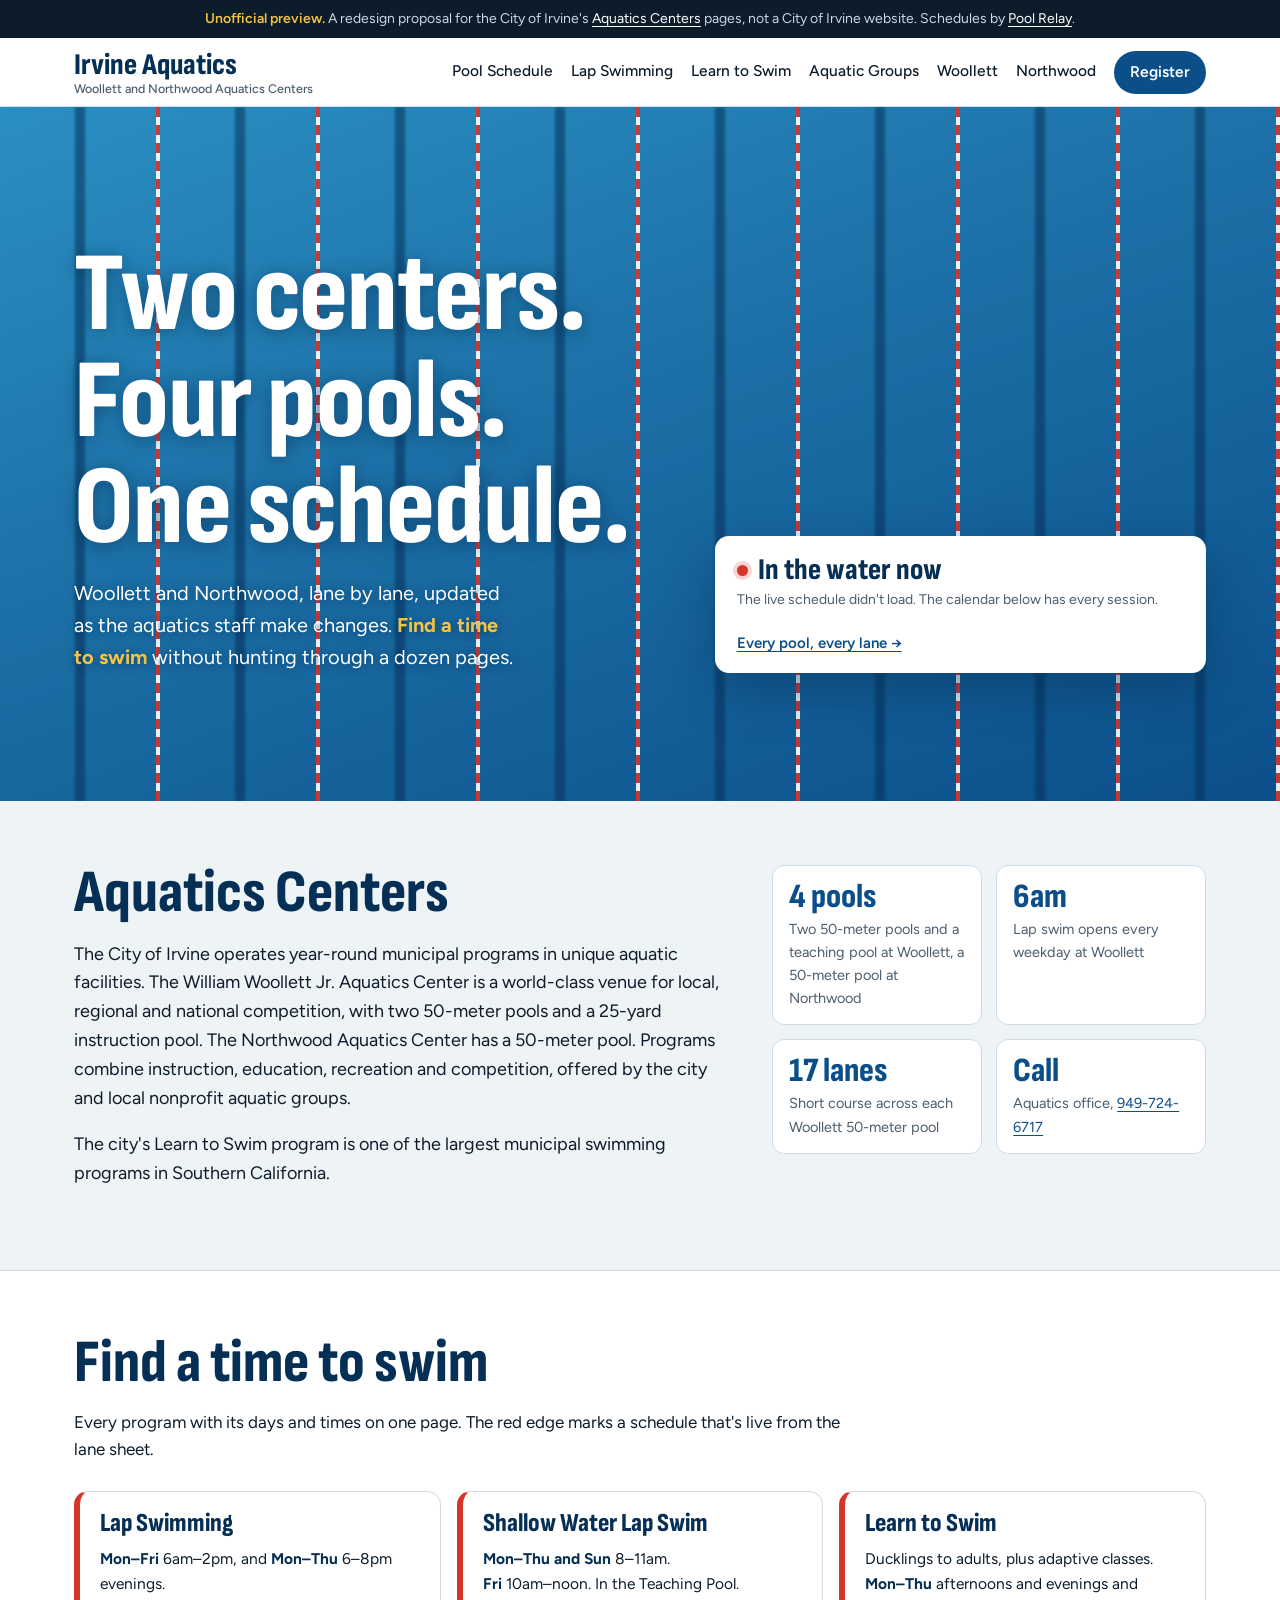
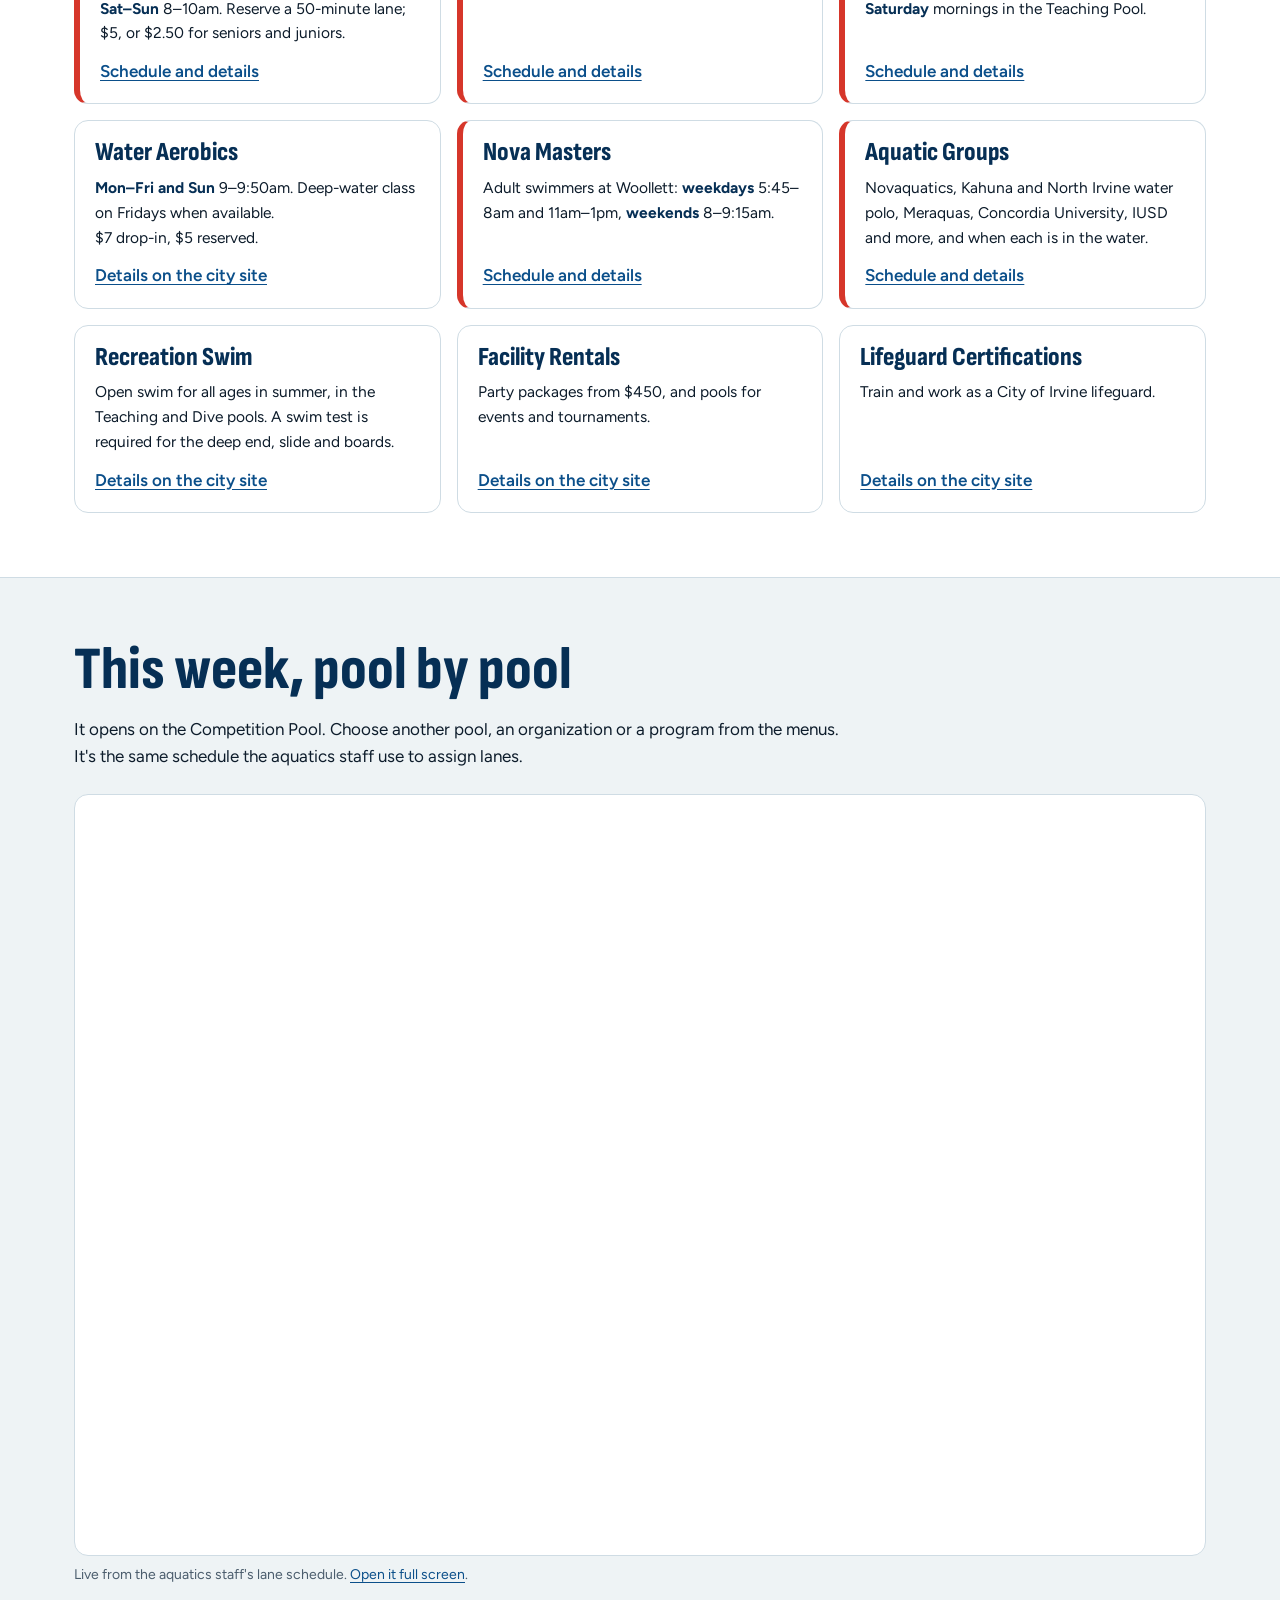
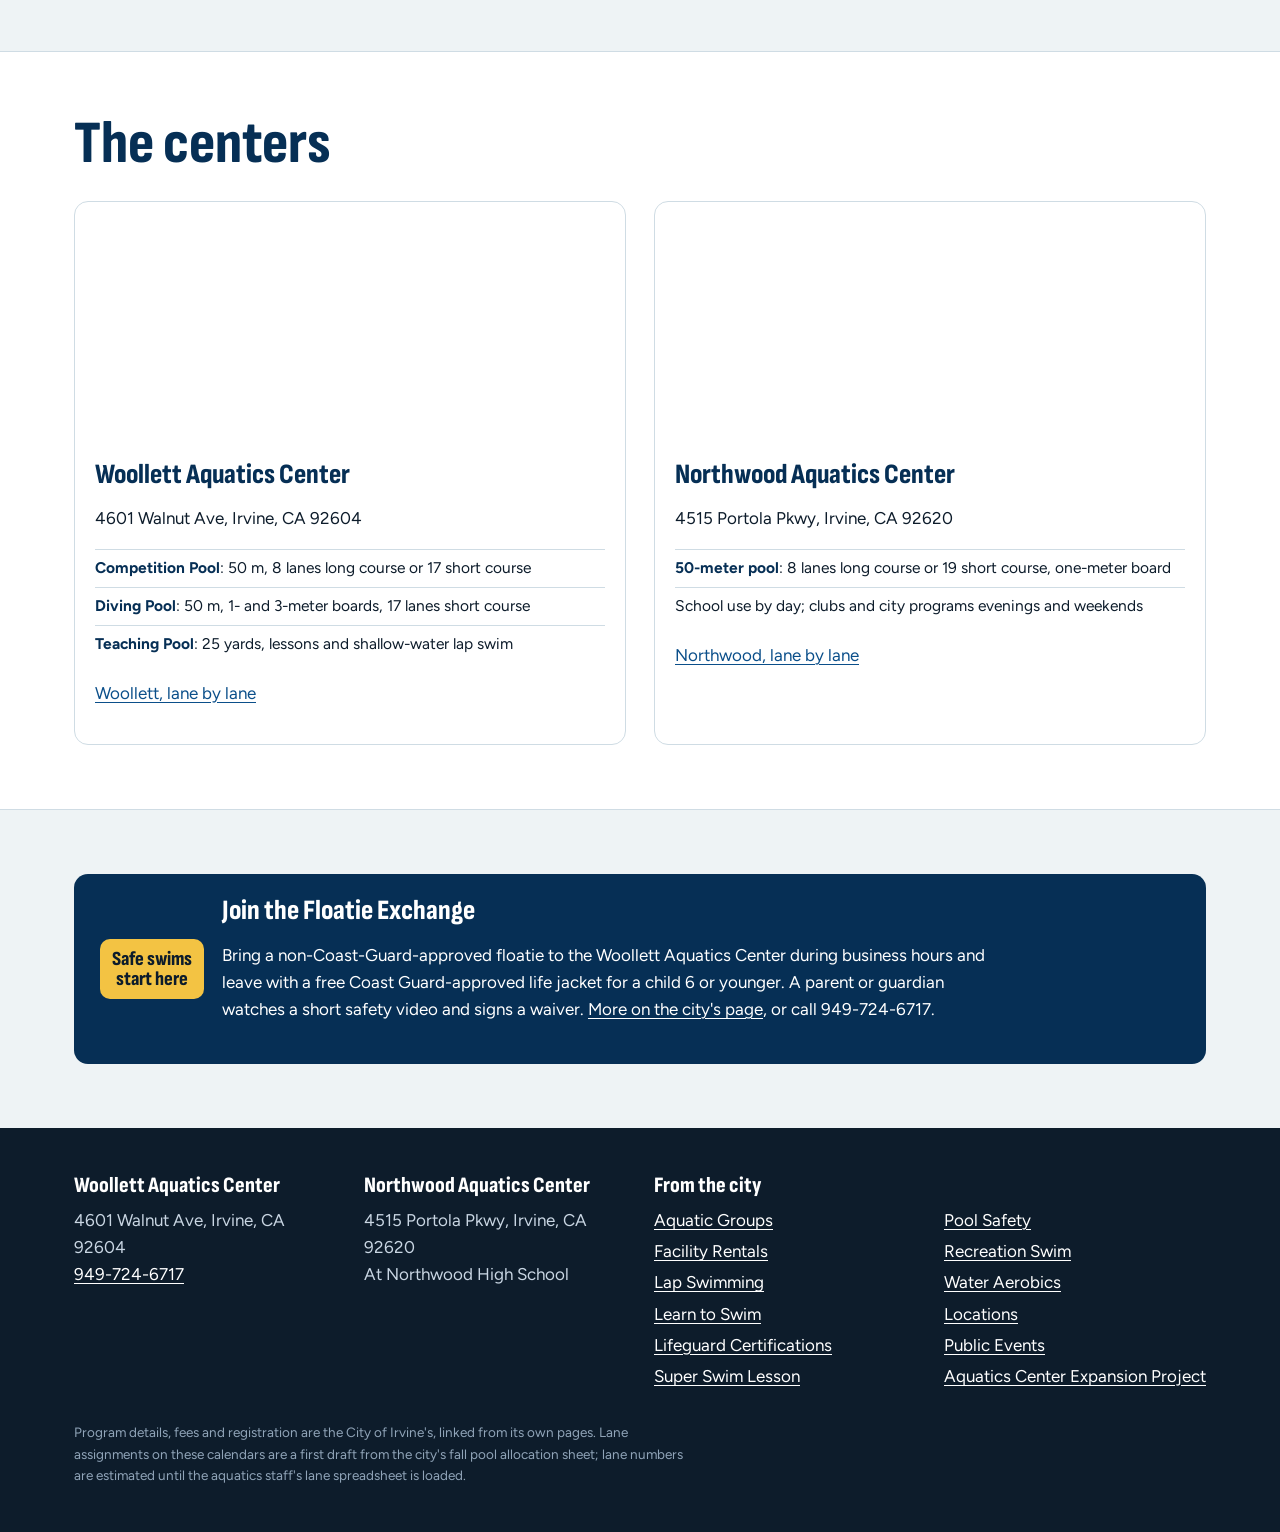
<file: index.html>
<!DOCTYPE html>
<!-- UNOFFICIAL PREVIEW. A redesign proposal, not a City of Irvine website. Generated by build.py. -->
<html lang="en">
<head>
<meta charset="utf-8">
<meta name="viewport" content="width=device-width, initial-scale=1">
<meta name="robots" content="noindex, nofollow">
<title>Irvine Aquatics — Woollett and Northwood Aquatics Centers</title>
<meta name="description" content="Every pool at the Woollett and Northwood Aquatics Centers, lane by lane.">
<link rel="preconnect" href="https://fonts.googleapis.com">
<link rel="preconnect" href="https://fonts.gstatic.com" crossorigin>
<link href="https://fonts.googleapis.com/css2?family=Figtree:wght@400;500;600;700&family=Sofia+Sans+Condensed:wght@700;800&display=swap" rel="stylesheet">
<link rel="stylesheet" href="style.css">
</head>
<body>
<div class="ribbon"><b>Unofficial preview.</b> A redesign proposal for the City of Irvine's
  <a href="https://cityofirvine.gov/aquatics-centers" target="_blank" rel="noopener">Aquatics Centers</a> pages, not a City of Irvine website.
  Schedules by <a href="https://www.poolrelay.com" target="_blank" rel="noopener">Pool Relay</a>.</div>
<header class="top">
  <div class="wrap">
    <a class="brand" href="index.html">Irvine Aquatics<small>Woollett and Northwood Aquatics Centers</small></a>
    <nav aria-label="Main">
      <a href="schedule.html">Pool Schedule</a>
      <a href="lap-swimming.html">Lap Swimming</a>
      <a href="learn-to-swim.html">Learn to Swim</a>
      <a href="aquatic-groups.html">Aquatic Groups</a>
      <a href="woollett.html">Woollett</a>
      <a href="northwood.html">Northwood</a>
      <a class="register" href="https://secure.yourirvine.org" target="_blank" rel="noopener">Register</a>
    </nav>
  </div>
</header>
<main>

<section class="hero" aria-label="Irvine Aquatics">
  <div class="wrap">
    <div>
      <h1>Two centers.<br>Four pools.<br>One schedule.</h1>
      <p class="lede">Woollett and Northwood, lane by lane, updated as the aquatics staff make changes. <b>Find a time to swim</b> without hunting through a dozen pages.</p>
    </div>
    <div class="now" data-view="90t6CA2oEBfEPU9Dt2VnSk" data-multi>
        <h2><span class="label">In the water now</span></h2>
        <p class="when">Loading today's schedule&hellip;</p>
        <ul></ul>
        <a class="more" href="schedule.html">Every pool, every lane &rarr;</a>
      </div>
  </div>
</section>

<section>
  <div class="wrap intro">
    <div>
      <h2>Aquatics Centers</h2>
      <p>The City of Irvine operates year-round municipal programs in unique aquatic facilities. The William Woollett Jr.
        Aquatics Center is a world-class venue for local, regional and national competition, with two 50-meter pools and a
        25-yard instruction pool. The Northwood Aquatics Center has a 50-meter pool. Programs combine instruction,
        education, recreation and competition, offered by the city and local nonprofit aquatic groups.</p>
      <p>The city's Learn to Swim program is one of the largest municipal swimming programs in Southern California.</p>
    </div>
    <dl class="facts">
      <div><dt>4 pools</dt><dd>Two 50-meter pools and a teaching pool at Woollett, a 50-meter pool at Northwood</dd></div>
      <div><dt>6am</dt><dd>Lap swim opens every weekday at Woollett</dd></div>
      <div><dt>17 lanes</dt><dd>Short course across each Woollett 50-meter pool</dd></div>
      <div><dt>Call</dt><dd>Aquatics office, <a href="tel:949-724-6717">949-724-6717</a></dd></div>
    </dl>
  </div>
</section>

<section class="alt">
  <div class="wrap">
    <h2>Find a time to swim</h2>
    <p>Every program with its days and times on one page. The red edge marks a schedule that's live from the lane sheet.</p>
    <div class="programs"><article class="program lanes"><h3>Lap Swimming</h3><div class="times"><b>Mon&ndash;Fri</b> 6am&ndash;2pm, and <b>Mon&ndash;Thu</b> 6&ndash;8pm evenings.<br><b>Sat&ndash;Sun</b> 8&ndash;10am. Reserve a 50-minute lane; $5, or $2.50 for seniors and juniors.</div>
      <a class="go" href="lap-swimming.html">Schedule and details</a></article><article class="program lanes"><h3>Shallow Water Lap Swim</h3><div class="times"><b>Mon&ndash;Thu and Sun</b> 8&ndash;11am.<br><b>Fri</b> 10am&ndash;noon. In the Teaching Pool.</div>
      <a class="go" href="lap-swimming.html">Schedule and details</a></article><article class="program lanes"><h3>Learn to Swim</h3><div class="times">Ducklings to adults, plus adaptive classes.<br><b>Mon&ndash;Thu</b> afternoons and evenings and <b>Saturday</b> mornings in the Teaching Pool.</div>
      <a class="go" href="learn-to-swim.html">Schedule and details</a></article><article class="program"><h3>Water Aerobics</h3><div class="times"><b>Mon&ndash;Fri and Sun</b> 9&ndash;9:50am. Deep-water class on Fridays when available.<br>$7 drop-in, $5 reserved.</div>
      <a class="go" href="https://cityofirvine.gov/aquatics-centers/water-aerobics" target="_blank" rel="noopener">Details on the city site</a></article><article class="program lanes"><h3>Nova Masters</h3><div class="times">Adult swimmers at Woollett: <b>weekdays</b> 5:45&ndash;8am and 11am&ndash;1pm, <b>weekends</b> 8&ndash;9:15am.</div>
      <a class="go" href="aquatic-groups.html#masters">Schedule and details</a></article><article class="program lanes"><h3>Aquatic Groups</h3><div class="times">Novaquatics, Kahuna and North Irvine water polo, Meraquas, Concordia University, IUSD and more, and when each is in the water.</div>
      <a class="go" href="aquatic-groups.html">Schedule and details</a></article><article class="program"><h3>Recreation Swim</h3><div class="times">Open swim for all ages in summer, in the Teaching and Dive pools. A swim test is required for the deep end, slide and boards.</div>
      <a class="go" href="https://cityofirvine.gov/aquatics-centers/recreation-swim" target="_blank" rel="noopener">Details on the city site</a></article><article class="program"><h3>Facility Rentals</h3><div class="times">Party packages from $450, and pools for events and tournaments.</div>
      <a class="go" href="https://cityofirvine.gov/aquatics-centers/facility-rentals" target="_blank" rel="noopener">Details on the city site</a></article><article class="program"><h3>Lifeguard Certifications</h3><div class="times">Train and work as a City of Irvine lifeguard.</div>
      <a class="go" href="https://cityofirvine.gov/aquatics-centers/lifeguard-certifications" target="_blank" rel="noopener">Details on the city site</a></article></div>
  </div>
</section>

<section>
  <div class="wrap">
    <h2>This week, pool by pool</h2>
    <p>It opens on the Competition Pool. Choose another pool, an organization or a program from the menus. It's the same
      schedule the aquatics staff use to assign lanes.</p>
    <div class="cal tall"><iframe width="100%" height="640" src="https://www.poolrelay.com/embed/90t6CA2oEBfEPU9Dt2VnSk" title="This week, pool by pool" loading="lazy"></iframe></div>
    <p class="capt">Live from the aquatics staff's lane schedule. <a href="https://www.poolrelay.com/v/90t6CA2oEBfEPU9Dt2VnSk" target="_blank" rel="noopener">Open it full screen</a>.</p>
  </div>
</section>

<section class="alt">
  <div class="wrap">
    <h2>The centers</h2>
    <div class="facility">
      <div class="fac-card"><iframe src="https://maps.google.com/maps?q=William+Woollett+Jr+Aquatics+Center,+4601+Walnut+Ave,+Irvine,+CA&amp;output=embed" title="Map" loading="lazy" referrerpolicy="no-referrer-when-downgrade"></iframe>
        <div class="body"><h3>Woollett Aquatics Center</h3><p>4601 Walnut Ave, Irvine, CA 92604</p>
          <ul class="pools"><li><b>Competition Pool</b>: 50 m, 8 lanes long course or 17 short course</li>
          <li><b>Diving Pool</b>: 50 m, 1- and 3-meter boards, 17 lanes short course</li>
          <li><b>Teaching Pool</b>: 25 yards, lessons and shallow-water lap swim</li></ul>
          <p><a href="woollett.html">Woollett, lane by lane</a></p></div></div>
      <div class="fac-card"><iframe src="https://maps.google.com/maps?q=Northwood+High+School,+4515+Portola+Pkwy,+Irvine,+CA&amp;output=embed" title="Map" loading="lazy" referrerpolicy="no-referrer-when-downgrade"></iframe>
        <div class="body"><h3>Northwood Aquatics Center</h3><p>4515 Portola Pkwy, Irvine, CA 92620</p>
          <ul class="pools"><li><b>50-meter pool</b>: 8 lanes long course or 19 short course, one-meter board</li>
          <li>School use by day; clubs and city programs evenings and weekends</li></ul>
          <p><a href="northwood.html">Northwood, lane by lane</a></p></div></div>
    </div>
  </div>
</section>

<section>
  <div class="wrap">
    <div class="notice"><div class="badge">Safe swims<br>start here</div>
      <div><h3>Join the Floatie Exchange</h3>
      <p>Bring a non-Coast-Guard-approved floatie to the Woollett Aquatics Center during business hours and leave with a
        free Coast Guard-approved life jacket for a child 6 or younger. A parent or guardian watches a short safety video
        and signs a waiver. <a href="https://cityofirvine.gov/aquatics-centers" target="_blank" rel="noopener">More on the city's page</a>, or call 949-724-6717.</p></div></div>
  </div>
</section>

</main>
<footer>
  <div class="wrap">
    <div class="cols">
      <div>
        <h3>Woollett Aquatics Center</h3>
        4601 Walnut Ave, Irvine, CA 92604<br><a href="tel:949-724-6717">949-724-6717</a>
      </div>
      <div>
        <h3>Northwood Aquatics Center</h3>
        4515 Portola Pkwy, Irvine, CA 92620<br>At Northwood High School
      </div>
      <div>
        <h3>From the city</h3>
        <ul><li><a href="https://cityofirvine.gov/aquatics-centers/aquatic-groups" target="_blank" rel="noopener">Aquatic Groups</a></li><li><a href="https://cityofirvine.gov/aquatics-centers/facility-rentals" target="_blank" rel="noopener">Facility Rentals</a></li><li><a href="https://cityofirvine.gov/aquatics-centers/lap-swimming" target="_blank" rel="noopener">Lap Swimming</a></li><li><a href="https://cityofirvine.gov/aquatics-centers/learn-swim" target="_blank" rel="noopener">Learn to Swim</a></li><li><a href="https://cityofirvine.gov/aquatics-centers/lifeguard-certifications" target="_blank" rel="noopener">Lifeguard Certifications</a></li><li><a href="https://cityofirvine.gov/aquatics-centers/super-swim-lesson" target="_blank" rel="noopener">Super Swim Lesson</a></li></ul>
      </div>
      <div>
        <h3>&nbsp;</h3>
        <ul><li><a href="https://cityofirvine.gov/aquatics-centers/pool-safety" target="_blank" rel="noopener">Pool Safety</a></li><li><a href="https://cityofirvine.gov/aquatics-centers/recreation-swim" target="_blank" rel="noopener">Recreation Swim</a></li><li><a href="https://cityofirvine.gov/aquatics-centers/water-aerobics" target="_blank" rel="noopener">Water Aerobics</a></li><li><a href="https://cityofirvine.gov/aquatics-centers/locations" target="_blank" rel="noopener">Locations</a></li><li><a href="https://cityofirvine.gov/aquatics-centers/aquatics-public-events" target="_blank" rel="noopener">Public Events</a></li><li><a href="https://cityofirvine.gov/aquatics-centers/william-woollett-jr-aquatics-center-expansion" target="_blank" rel="noopener">Aquatics Center Expansion Project</a></li></ul>
      </div>
    </div>
    <p class="fine">Program details, fees and registration are the City of Irvine's, linked from its own pages.
      Lane assignments on these calendars are a first draft from the city's fall pool allocation sheet;
      lane numbers are estimated until the aquatics staff's lane spreadsheet is loaded.</p>
  </div>
</footer>
<script src="now.js" defer></script>
</body>
</html>
</file>
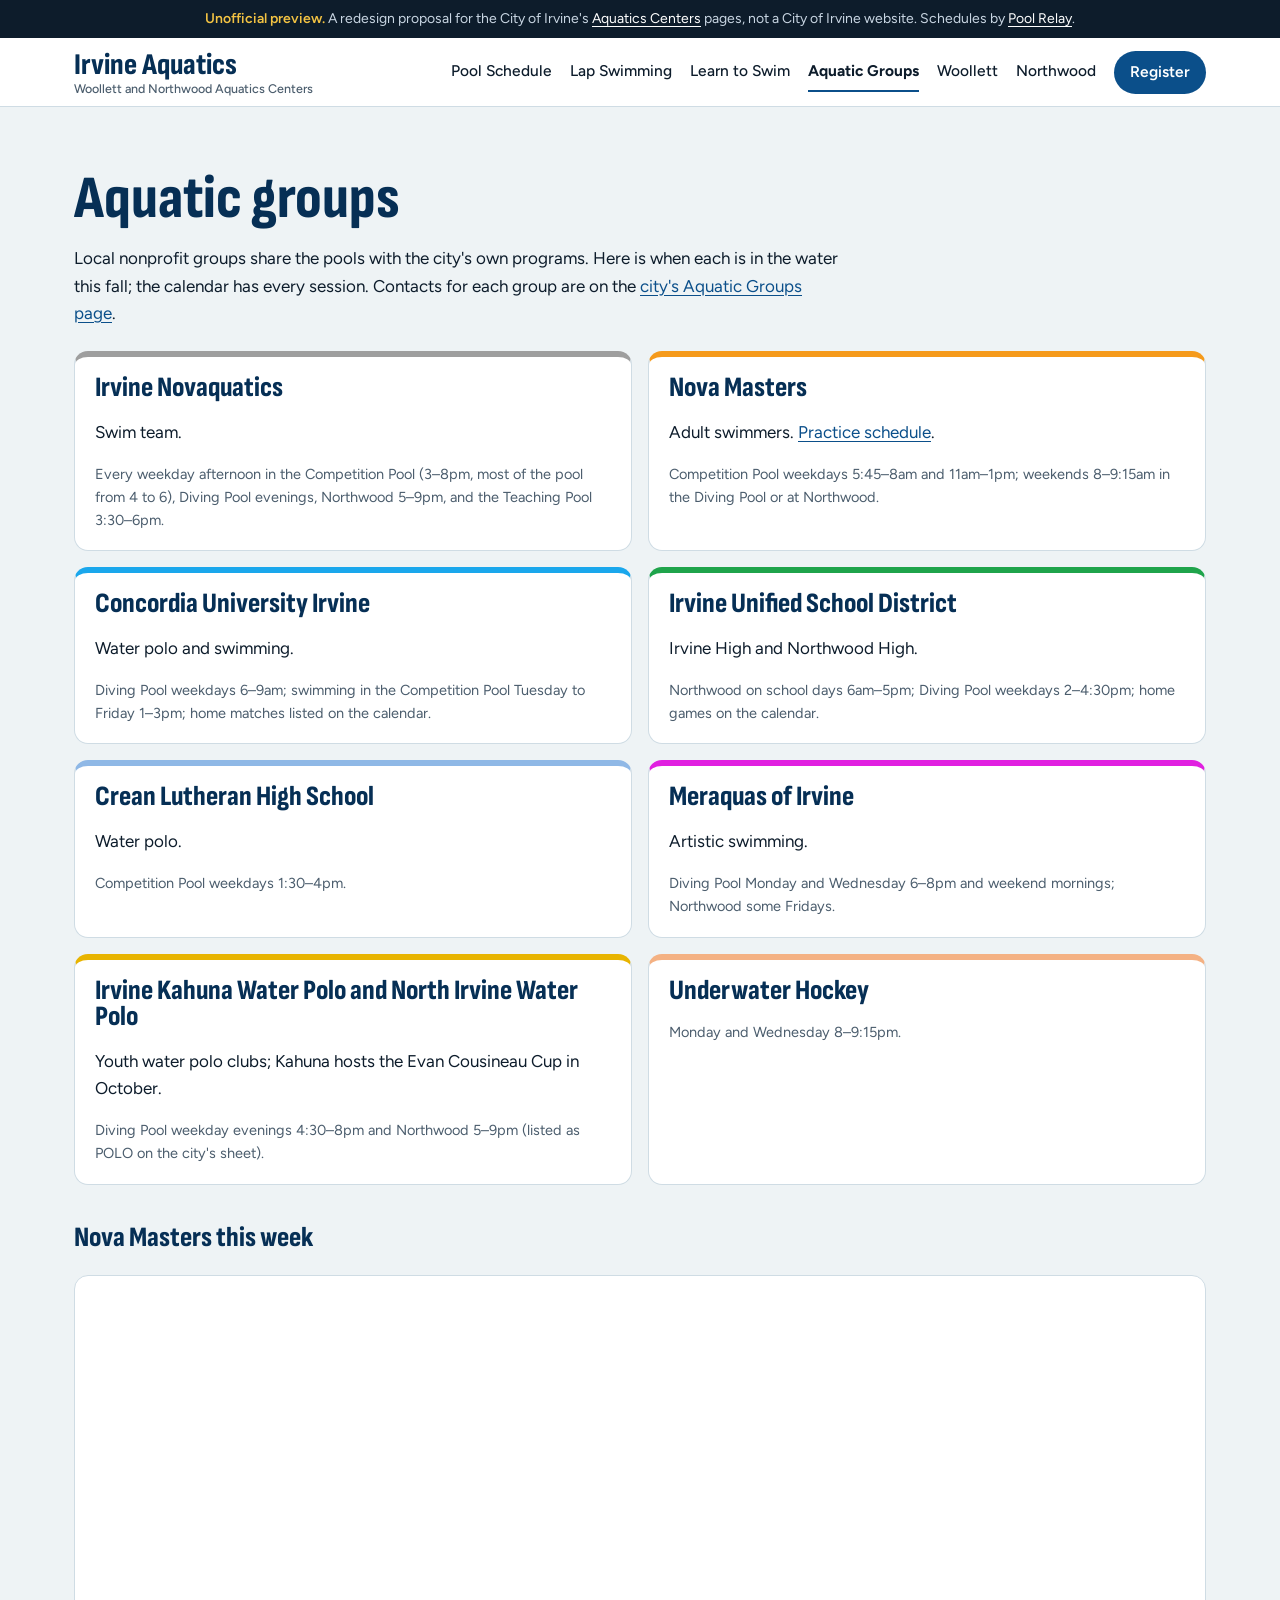
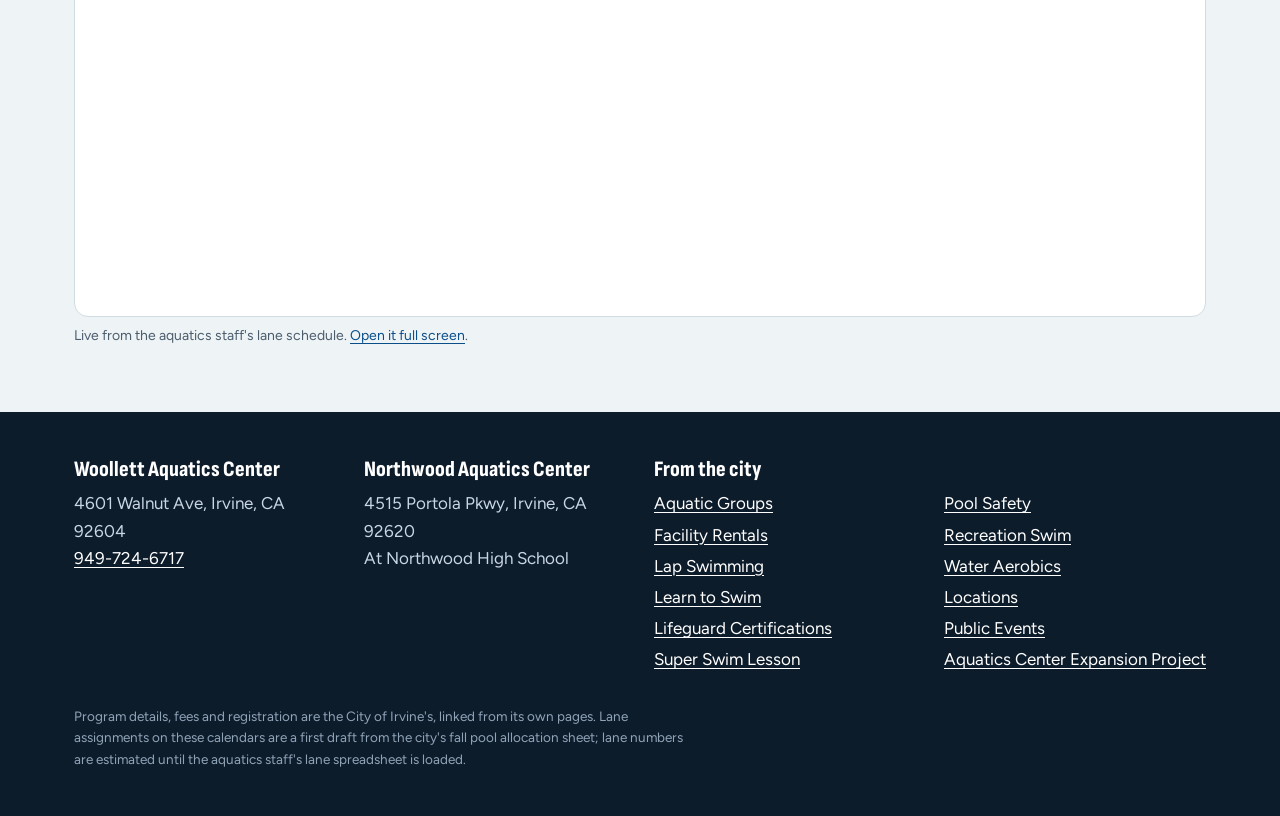
<file: aquatic-groups.html>
<!DOCTYPE html>
<!-- UNOFFICIAL PREVIEW. A redesign proposal, not a City of Irvine website. Generated by build.py. -->
<html lang="en">
<head>
<meta charset="utf-8">
<meta name="viewport" content="width=device-width, initial-scale=1">
<meta name="robots" content="noindex, nofollow">
<title>Aquatic groups — Irvine Aquatics</title>
<meta name="description" content="Who uses the Irvine pools, and when.">
<link rel="preconnect" href="https://fonts.googleapis.com">
<link rel="preconnect" href="https://fonts.gstatic.com" crossorigin>
<link href="https://fonts.googleapis.com/css2?family=Figtree:wght@400;500;600;700&family=Sofia+Sans+Condensed:wght@700;800&display=swap" rel="stylesheet">
<link rel="stylesheet" href="style.css">
</head>
<body>
<div class="ribbon"><b>Unofficial preview.</b> A redesign proposal for the City of Irvine's
  <a href="https://cityofirvine.gov/aquatics-centers" target="_blank" rel="noopener">Aquatics Centers</a> pages, not a City of Irvine website.
  Schedules by <a href="https://www.poolrelay.com" target="_blank" rel="noopener">Pool Relay</a>.</div>
<header class="top">
  <div class="wrap">
    <a class="brand" href="index.html">Irvine Aquatics<small>Woollett and Northwood Aquatics Centers</small></a>
    <nav aria-label="Main">
      <a href="schedule.html">Pool Schedule</a>
      <a href="lap-swimming.html">Lap Swimming</a>
      <a href="learn-to-swim.html">Learn to Swim</a>
      <a href="aquatic-groups.html" aria-current="page">Aquatic Groups</a>
      <a href="woollett.html">Woollett</a>
      <a href="northwood.html">Northwood</a>
      <a class="register" href="https://secure.yourirvine.org" target="_blank" rel="noopener">Register</a>
    </nav>
  </div>
</header>
<main>

<section>
  <div class="wrap">
    <h2>Aquatic groups</h2>
    <p>Local nonprofit groups share the pools with the city's own programs. Here is when each is in the water this fall;
      the calendar has every session. Contacts for each group are on the
      <a href="https://cityofirvine.gov/aquatics-centers/aquatic-groups" target="_blank" rel="noopener">city's Aquatic Groups page</a>.</p>
    <div class="groups"><article class="group" style="--c:#9e9e9e"><h3>Irvine Novaquatics</h3><p>Swim team.</p><p class="where">Every weekday afternoon in the Competition Pool (3&ndash;8pm, most of the pool from 4 to 6), Diving Pool evenings, Northwood 5&ndash;9pm, and the Teaching Pool 3:30&ndash;6pm.</p></article><article class="group" style="--c:#f59a1b"><h3>Nova Masters</h3><p>Adult swimmers. <a href="https://novamasters.com/practices/" target="_blank" rel="noopener">Practice schedule</a>.</p><p class="where">Competition Pool weekdays 5:45&ndash;8am and 11am&ndash;1pm; weekends 8&ndash;9:15am in the Diving Pool or at Northwood.</p></article><article class="group" style="--c:#1aa7ec"><h3>Concordia University Irvine</h3><p>Water polo and swimming.</p><p class="where">Diving Pool weekdays 6&ndash;9am; swimming in the Competition Pool Tuesday to Friday 1&ndash;3pm; home matches listed on the calendar.</p></article><article class="group" style="--c:#1fa44b"><h3>Irvine Unified School District</h3><p>Irvine High and Northwood High.</p><p class="where">Northwood on school days 6am&ndash;5pm; Diving Pool weekdays 2&ndash;4:30pm; home games on the calendar.</p></article><article class="group" style="--c:#8fb8e6"><h3>Crean Lutheran High School</h3><p>Water polo.</p><p class="where">Competition Pool weekdays 1:30&ndash;4pm.</p></article><article class="group" style="--c:#e020e0"><h3>Meraquas of Irvine</h3><p>Artistic swimming.</p><p class="where">Diving Pool Monday and Wednesday 6&ndash;8pm and weekend mornings; Northwood some Fridays.</p></article><article class="group" style="--c:#e8b400"><h3>Irvine Kahuna Water Polo and North Irvine Water Polo</h3><p>Youth water polo clubs; Kahuna hosts the Evan Cousineau Cup in October.</p><p class="where">Diving Pool weekday evenings 4:30&ndash;8pm and Northwood 5&ndash;9pm (listed as POLO on the city's sheet).</p></article><article class="group" style="--c:#f4b183"><h3>Underwater Hockey</h3><p></p><p class="where">Monday and Wednesday 8&ndash;9:15pm.</p></article></div>
    <h3 id="masters" style="margin-top:40px">Nova Masters this week</h3>
    <div class="cal "><iframe width="100%" height="640" src="https://www.poolrelay.com/embed/O5LVNHSPkDlxZC2KDMyC5K" title="Nova Masters this week" loading="lazy"></iframe></div>
    <p class="capt">Live from the aquatics staff's lane schedule. <a href="https://www.poolrelay.com/v/O5LVNHSPkDlxZC2KDMyC5K" target="_blank" rel="noopener">Open it full screen</a>.</p>
  </div>
</section>

</main>
<footer>
  <div class="wrap">
    <div class="cols">
      <div>
        <h3>Woollett Aquatics Center</h3>
        4601 Walnut Ave, Irvine, CA 92604<br><a href="tel:949-724-6717">949-724-6717</a>
      </div>
      <div>
        <h3>Northwood Aquatics Center</h3>
        4515 Portola Pkwy, Irvine, CA 92620<br>At Northwood High School
      </div>
      <div>
        <h3>From the city</h3>
        <ul><li><a href="https://cityofirvine.gov/aquatics-centers/aquatic-groups" target="_blank" rel="noopener">Aquatic Groups</a></li><li><a href="https://cityofirvine.gov/aquatics-centers/facility-rentals" target="_blank" rel="noopener">Facility Rentals</a></li><li><a href="https://cityofirvine.gov/aquatics-centers/lap-swimming" target="_blank" rel="noopener">Lap Swimming</a></li><li><a href="https://cityofirvine.gov/aquatics-centers/learn-swim" target="_blank" rel="noopener">Learn to Swim</a></li><li><a href="https://cityofirvine.gov/aquatics-centers/lifeguard-certifications" target="_blank" rel="noopener">Lifeguard Certifications</a></li><li><a href="https://cityofirvine.gov/aquatics-centers/super-swim-lesson" target="_blank" rel="noopener">Super Swim Lesson</a></li></ul>
      </div>
      <div>
        <h3>&nbsp;</h3>
        <ul><li><a href="https://cityofirvine.gov/aquatics-centers/pool-safety" target="_blank" rel="noopener">Pool Safety</a></li><li><a href="https://cityofirvine.gov/aquatics-centers/recreation-swim" target="_blank" rel="noopener">Recreation Swim</a></li><li><a href="https://cityofirvine.gov/aquatics-centers/water-aerobics" target="_blank" rel="noopener">Water Aerobics</a></li><li><a href="https://cityofirvine.gov/aquatics-centers/locations" target="_blank" rel="noopener">Locations</a></li><li><a href="https://cityofirvine.gov/aquatics-centers/aquatics-public-events" target="_blank" rel="noopener">Public Events</a></li><li><a href="https://cityofirvine.gov/aquatics-centers/william-woollett-jr-aquatics-center-expansion" target="_blank" rel="noopener">Aquatics Center Expansion Project</a></li></ul>
      </div>
    </div>
    <p class="fine">Program details, fees and registration are the City of Irvine's, linked from its own pages.
      Lane assignments on these calendars are a first draft from the city's fall pool allocation sheet;
      lane numbers are estimated until the aquatics staff's lane spreadsheet is loaded.</p>
  </div>
</footer>

</body>
</html>
</file>
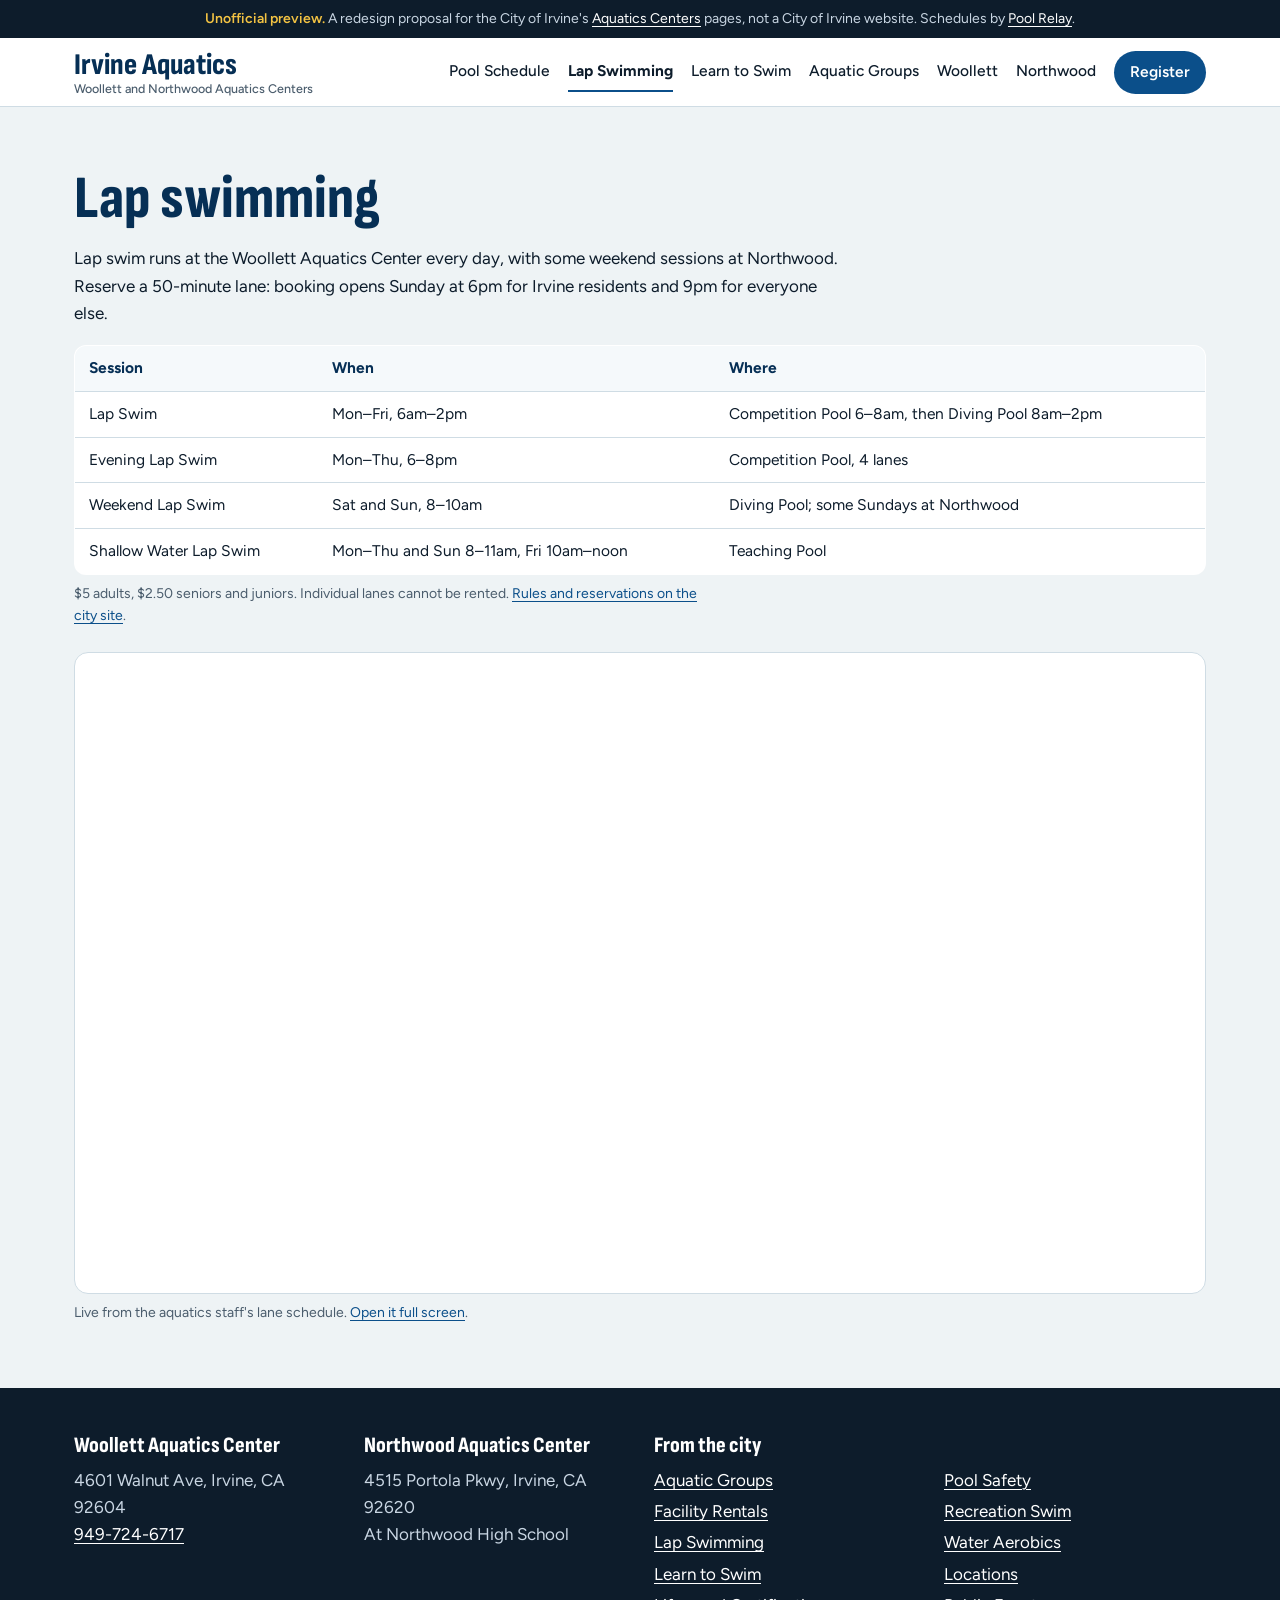
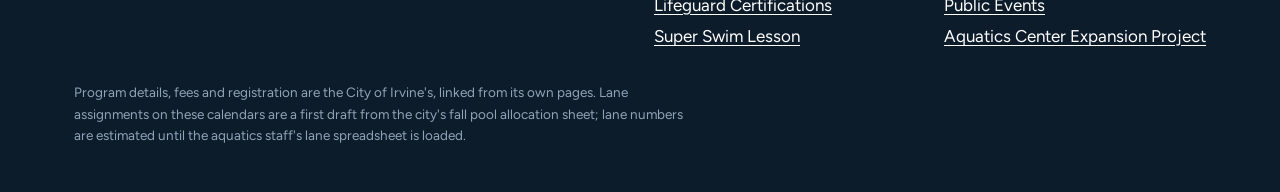
<file: lap-swimming.html>
<!DOCTYPE html>
<!-- UNOFFICIAL PREVIEW. A redesign proposal, not a City of Irvine website. Generated by build.py. -->
<html lang="en">
<head>
<meta charset="utf-8">
<meta name="viewport" content="width=device-width, initial-scale=1">
<meta name="robots" content="noindex, nofollow">
<title>Lap swimming — Irvine Aquatics</title>
<meta name="description" content="Lap swim times at Woollett and Northwood.">
<link rel="preconnect" href="https://fonts.googleapis.com">
<link rel="preconnect" href="https://fonts.gstatic.com" crossorigin>
<link href="https://fonts.googleapis.com/css2?family=Figtree:wght@400;500;600;700&family=Sofia+Sans+Condensed:wght@700;800&display=swap" rel="stylesheet">
<link rel="stylesheet" href="style.css">
</head>
<body>
<div class="ribbon"><b>Unofficial preview.</b> A redesign proposal for the City of Irvine's
  <a href="https://cityofirvine.gov/aquatics-centers" target="_blank" rel="noopener">Aquatics Centers</a> pages, not a City of Irvine website.
  Schedules by <a href="https://www.poolrelay.com" target="_blank" rel="noopener">Pool Relay</a>.</div>
<header class="top">
  <div class="wrap">
    <a class="brand" href="index.html">Irvine Aquatics<small>Woollett and Northwood Aquatics Centers</small></a>
    <nav aria-label="Main">
      <a href="schedule.html">Pool Schedule</a>
      <a href="lap-swimming.html" aria-current="page">Lap Swimming</a>
      <a href="learn-to-swim.html">Learn to Swim</a>
      <a href="aquatic-groups.html">Aquatic Groups</a>
      <a href="woollett.html">Woollett</a>
      <a href="northwood.html">Northwood</a>
      <a class="register" href="https://secure.yourirvine.org" target="_blank" rel="noopener">Register</a>
    </nav>
  </div>
</header>
<main>

<section>
  <div class="wrap">
    <h2>Lap swimming</h2>
    <p>Lap swim runs at the Woollett Aquatics Center every day, with some weekend sessions at Northwood.
      Reserve a 50-minute lane: booking opens Sunday at 6pm for Irvine residents and 9pm for everyone else.</p>
    <table class="plain">
      <tr><th>Session</th><th>When</th><th>Where</th></tr>
      <tr><td>Lap Swim</td><td>Mon&ndash;Fri, 6am&ndash;2pm</td><td>Competition Pool 6&ndash;8am, then Diving Pool 8am&ndash;2pm</td></tr>
      <tr><td>Evening Lap Swim</td><td>Mon&ndash;Thu, 6&ndash;8pm</td><td>Competition Pool, 4 lanes</td></tr>
      <tr><td>Weekend Lap Swim</td><td>Sat and Sun, 8&ndash;10am</td><td>Diving Pool; some Sundays at Northwood</td></tr>
      <tr><td>Shallow Water Lap Swim</td><td>Mon&ndash;Thu and Sun 8&ndash;11am, Fri 10am&ndash;noon</td><td>Teaching Pool</td></tr>
    </table>
    <p class="capt">$5 adults, $2.50 seniors and juniors. Individual lanes cannot be rented.
      <a href="https://cityofirvine.gov/aquatics-centers/lap-swimming" target="_blank" rel="noopener">Rules and reservations on the city site</a>.</p>
    <div class="cal "><iframe width="100%" height="640" src="https://www.poolrelay.com/embed/f9Fx2Xmd1xehPttJPylAtp" title="Lap swim this week" loading="lazy"></iframe></div>
    <p class="capt">Live from the aquatics staff's lane schedule. <a href="https://www.poolrelay.com/v/f9Fx2Xmd1xehPttJPylAtp" target="_blank" rel="noopener">Open it full screen</a>.</p>
  </div>
</section>

</main>
<footer>
  <div class="wrap">
    <div class="cols">
      <div>
        <h3>Woollett Aquatics Center</h3>
        4601 Walnut Ave, Irvine, CA 92604<br><a href="tel:949-724-6717">949-724-6717</a>
      </div>
      <div>
        <h3>Northwood Aquatics Center</h3>
        4515 Portola Pkwy, Irvine, CA 92620<br>At Northwood High School
      </div>
      <div>
        <h3>From the city</h3>
        <ul><li><a href="https://cityofirvine.gov/aquatics-centers/aquatic-groups" target="_blank" rel="noopener">Aquatic Groups</a></li><li><a href="https://cityofirvine.gov/aquatics-centers/facility-rentals" target="_blank" rel="noopener">Facility Rentals</a></li><li><a href="https://cityofirvine.gov/aquatics-centers/lap-swimming" target="_blank" rel="noopener">Lap Swimming</a></li><li><a href="https://cityofirvine.gov/aquatics-centers/learn-swim" target="_blank" rel="noopener">Learn to Swim</a></li><li><a href="https://cityofirvine.gov/aquatics-centers/lifeguard-certifications" target="_blank" rel="noopener">Lifeguard Certifications</a></li><li><a href="https://cityofirvine.gov/aquatics-centers/super-swim-lesson" target="_blank" rel="noopener">Super Swim Lesson</a></li></ul>
      </div>
      <div>
        <h3>&nbsp;</h3>
        <ul><li><a href="https://cityofirvine.gov/aquatics-centers/pool-safety" target="_blank" rel="noopener">Pool Safety</a></li><li><a href="https://cityofirvine.gov/aquatics-centers/recreation-swim" target="_blank" rel="noopener">Recreation Swim</a></li><li><a href="https://cityofirvine.gov/aquatics-centers/water-aerobics" target="_blank" rel="noopener">Water Aerobics</a></li><li><a href="https://cityofirvine.gov/aquatics-centers/locations" target="_blank" rel="noopener">Locations</a></li><li><a href="https://cityofirvine.gov/aquatics-centers/aquatics-public-events" target="_blank" rel="noopener">Public Events</a></li><li><a href="https://cityofirvine.gov/aquatics-centers/william-woollett-jr-aquatics-center-expansion" target="_blank" rel="noopener">Aquatics Center Expansion Project</a></li></ul>
      </div>
    </div>
    <p class="fine">Program details, fees and registration are the City of Irvine's, linked from its own pages.
      Lane assignments on these calendars are a first draft from the city's fall pool allocation sheet;
      lane numbers are estimated until the aquatics staff's lane spreadsheet is loaded.</p>
  </div>
</footer>

</body>
</html>
</file>
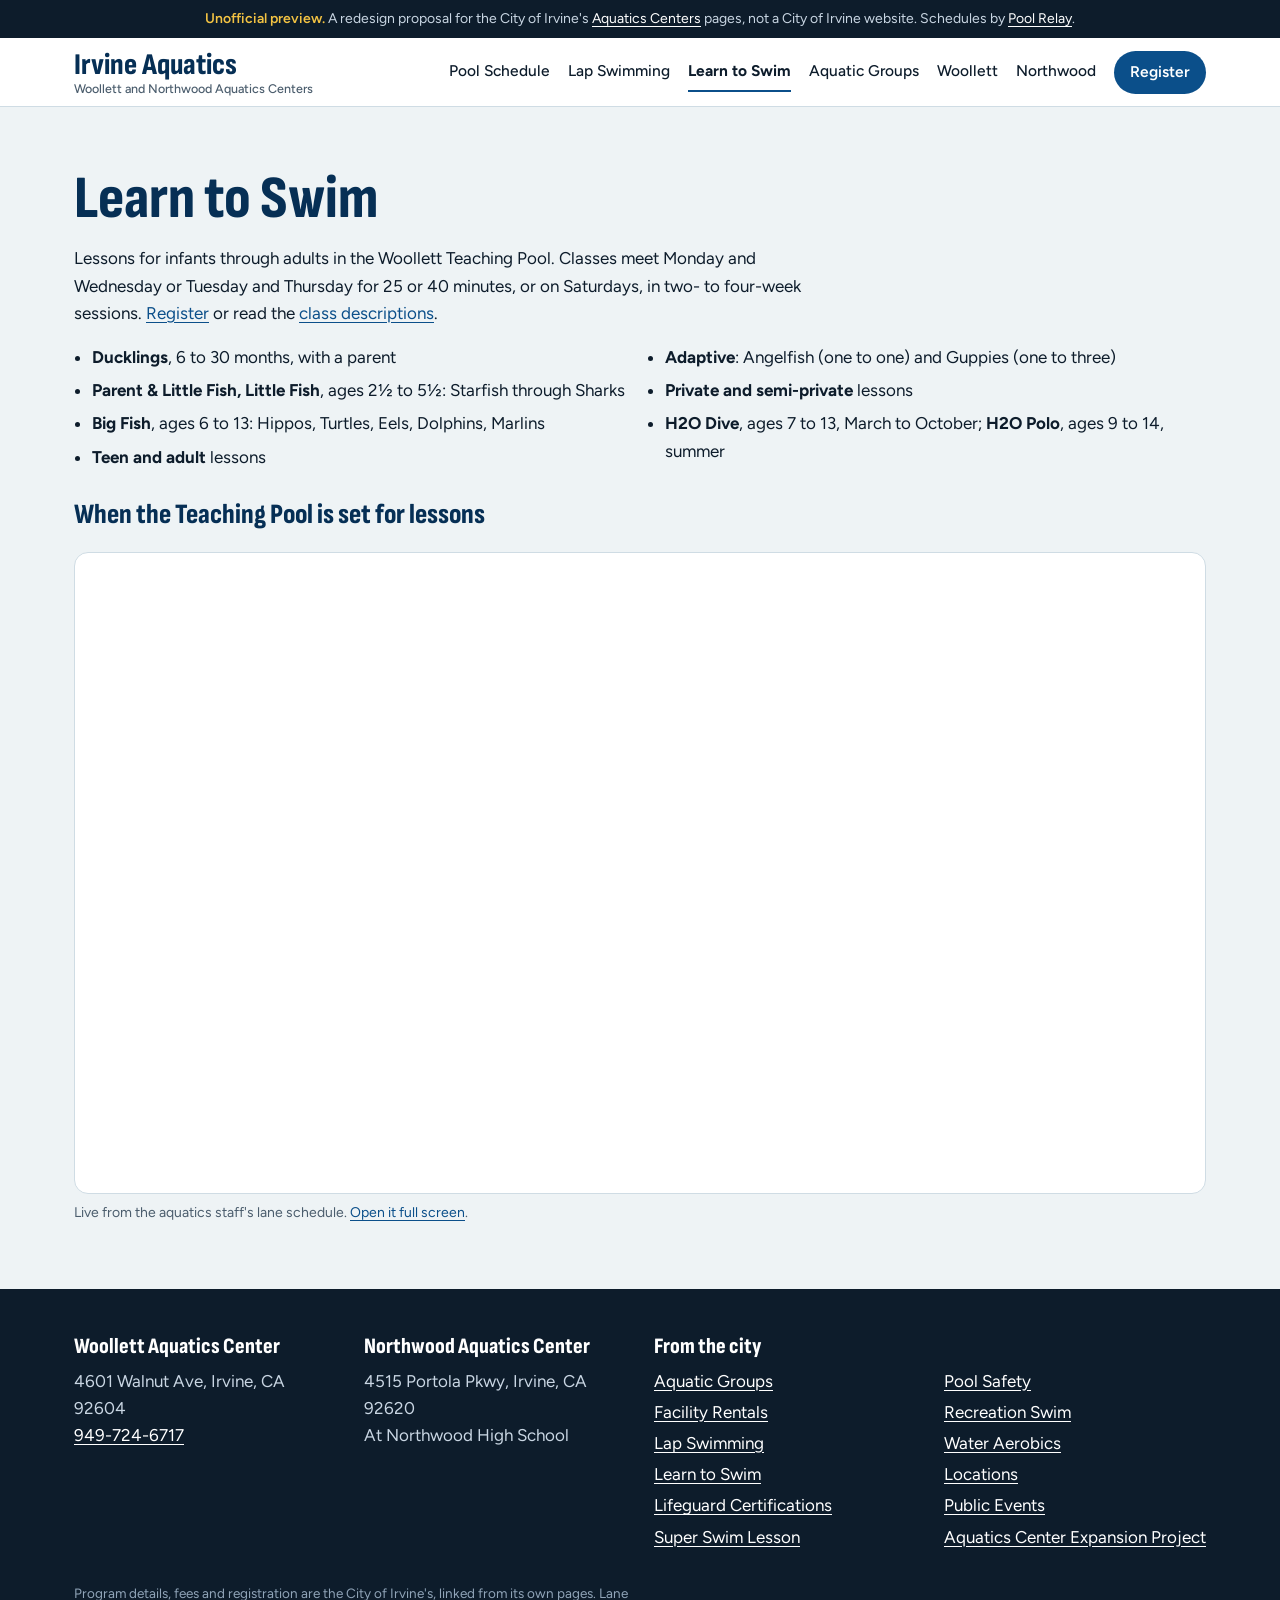
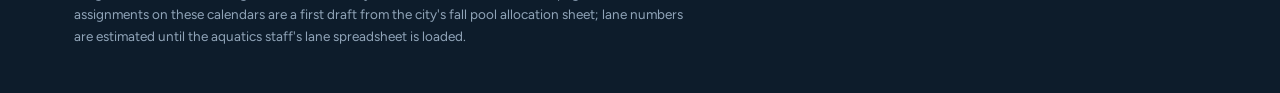
<file: learn-to-swim.html>
<!DOCTYPE html>
<!-- UNOFFICIAL PREVIEW. A redesign proposal, not a City of Irvine website. Generated by build.py. -->
<html lang="en">
<head>
<meta charset="utf-8">
<meta name="viewport" content="width=device-width, initial-scale=1">
<meta name="robots" content="noindex, nofollow">
<title>Learn to Swim — Irvine Aquatics</title>
<meta name="description" content="Swim lessons in Irvine, infants to adults.">
<link rel="preconnect" href="https://fonts.googleapis.com">
<link rel="preconnect" href="https://fonts.gstatic.com" crossorigin>
<link href="https://fonts.googleapis.com/css2?family=Figtree:wght@400;500;600;700&family=Sofia+Sans+Condensed:wght@700;800&display=swap" rel="stylesheet">
<link rel="stylesheet" href="style.css">
</head>
<body>
<div class="ribbon"><b>Unofficial preview.</b> A redesign proposal for the City of Irvine's
  <a href="https://cityofirvine.gov/aquatics-centers" target="_blank" rel="noopener">Aquatics Centers</a> pages, not a City of Irvine website.
  Schedules by <a href="https://www.poolrelay.com" target="_blank" rel="noopener">Pool Relay</a>.</div>
<header class="top">
  <div class="wrap">
    <a class="brand" href="index.html">Irvine Aquatics<small>Woollett and Northwood Aquatics Centers</small></a>
    <nav aria-label="Main">
      <a href="schedule.html">Pool Schedule</a>
      <a href="lap-swimming.html">Lap Swimming</a>
      <a href="learn-to-swim.html" aria-current="page">Learn to Swim</a>
      <a href="aquatic-groups.html">Aquatic Groups</a>
      <a href="woollett.html">Woollett</a>
      <a href="northwood.html">Northwood</a>
      <a class="register" href="https://secure.yourirvine.org" target="_blank" rel="noopener">Register</a>
    </nav>
  </div>
</header>
<main>

<section>
  <div class="wrap">
    <h2>Learn to Swim</h2>
    <p>Lessons for infants through adults in the Woollett Teaching Pool. Classes meet Monday and Wednesday or Tuesday and
      Thursday for 25 or 40 minutes, or on Saturdays, in two- to four-week sessions.
      <a href="https://secure.yourirvine.org" target="_blank" rel="noopener">Register</a> or read the
      <a href="https://cityofirvine.gov/aquatics-centers/class-descriptions" target="_blank" rel="noopener">class descriptions</a>.</p>
    <ul class="levels">
      <li><b>Ducklings</b>, 6 to 30 months, with a parent</li>
      <li><b>Parent &amp; Little Fish, Little Fish</b>, ages 2&frac12; to 5&frac12;: Starfish through Sharks</li>
      <li><b>Big Fish</b>, ages 6 to 13: Hippos, Turtles, Eels, Dolphins, Marlins</li>
      <li><b>Teen and adult</b> lessons</li>
      <li><b>Adaptive</b>: Angelfish (one to one) and Guppies (one to three)</li>
      <li><b>Private and semi-private</b> lessons</li>
      <li><b>H2O Dive</b>, ages 7 to 13, March to October; <b>H2O Polo</b>, ages 9 to 14, summer</li>
    </ul>
    <h3 style="margin-top:28px">When the Teaching Pool is set for lessons</h3>
    <div class="cal "><iframe width="100%" height="640" src="https://www.poolrelay.com/embed/LBWzUXuPrYEPQpnAFfqFpC" title="Learn to Swim this week" loading="lazy"></iframe></div>
    <p class="capt">Live from the aquatics staff's lane schedule. <a href="https://www.poolrelay.com/v/LBWzUXuPrYEPQpnAFfqFpC" target="_blank" rel="noopener">Open it full screen</a>.</p>
  </div>
</section>

</main>
<footer>
  <div class="wrap">
    <div class="cols">
      <div>
        <h3>Woollett Aquatics Center</h3>
        4601 Walnut Ave, Irvine, CA 92604<br><a href="tel:949-724-6717">949-724-6717</a>
      </div>
      <div>
        <h3>Northwood Aquatics Center</h3>
        4515 Portola Pkwy, Irvine, CA 92620<br>At Northwood High School
      </div>
      <div>
        <h3>From the city</h3>
        <ul><li><a href="https://cityofirvine.gov/aquatics-centers/aquatic-groups" target="_blank" rel="noopener">Aquatic Groups</a></li><li><a href="https://cityofirvine.gov/aquatics-centers/facility-rentals" target="_blank" rel="noopener">Facility Rentals</a></li><li><a href="https://cityofirvine.gov/aquatics-centers/lap-swimming" target="_blank" rel="noopener">Lap Swimming</a></li><li><a href="https://cityofirvine.gov/aquatics-centers/learn-swim" target="_blank" rel="noopener">Learn to Swim</a></li><li><a href="https://cityofirvine.gov/aquatics-centers/lifeguard-certifications" target="_blank" rel="noopener">Lifeguard Certifications</a></li><li><a href="https://cityofirvine.gov/aquatics-centers/super-swim-lesson" target="_blank" rel="noopener">Super Swim Lesson</a></li></ul>
      </div>
      <div>
        <h3>&nbsp;</h3>
        <ul><li><a href="https://cityofirvine.gov/aquatics-centers/pool-safety" target="_blank" rel="noopener">Pool Safety</a></li><li><a href="https://cityofirvine.gov/aquatics-centers/recreation-swim" target="_blank" rel="noopener">Recreation Swim</a></li><li><a href="https://cityofirvine.gov/aquatics-centers/water-aerobics" target="_blank" rel="noopener">Water Aerobics</a></li><li><a href="https://cityofirvine.gov/aquatics-centers/locations" target="_blank" rel="noopener">Locations</a></li><li><a href="https://cityofirvine.gov/aquatics-centers/aquatics-public-events" target="_blank" rel="noopener">Public Events</a></li><li><a href="https://cityofirvine.gov/aquatics-centers/william-woollett-jr-aquatics-center-expansion" target="_blank" rel="noopener">Aquatics Center Expansion Project</a></li></ul>
      </div>
    </div>
    <p class="fine">Program details, fees and registration are the City of Irvine's, linked from its own pages.
      Lane assignments on these calendars are a first draft from the city's fall pool allocation sheet;
      lane numbers are estimated until the aquatics staff's lane spreadsheet is loaded.</p>
  </div>
</footer>

</body>
</html>
</file>
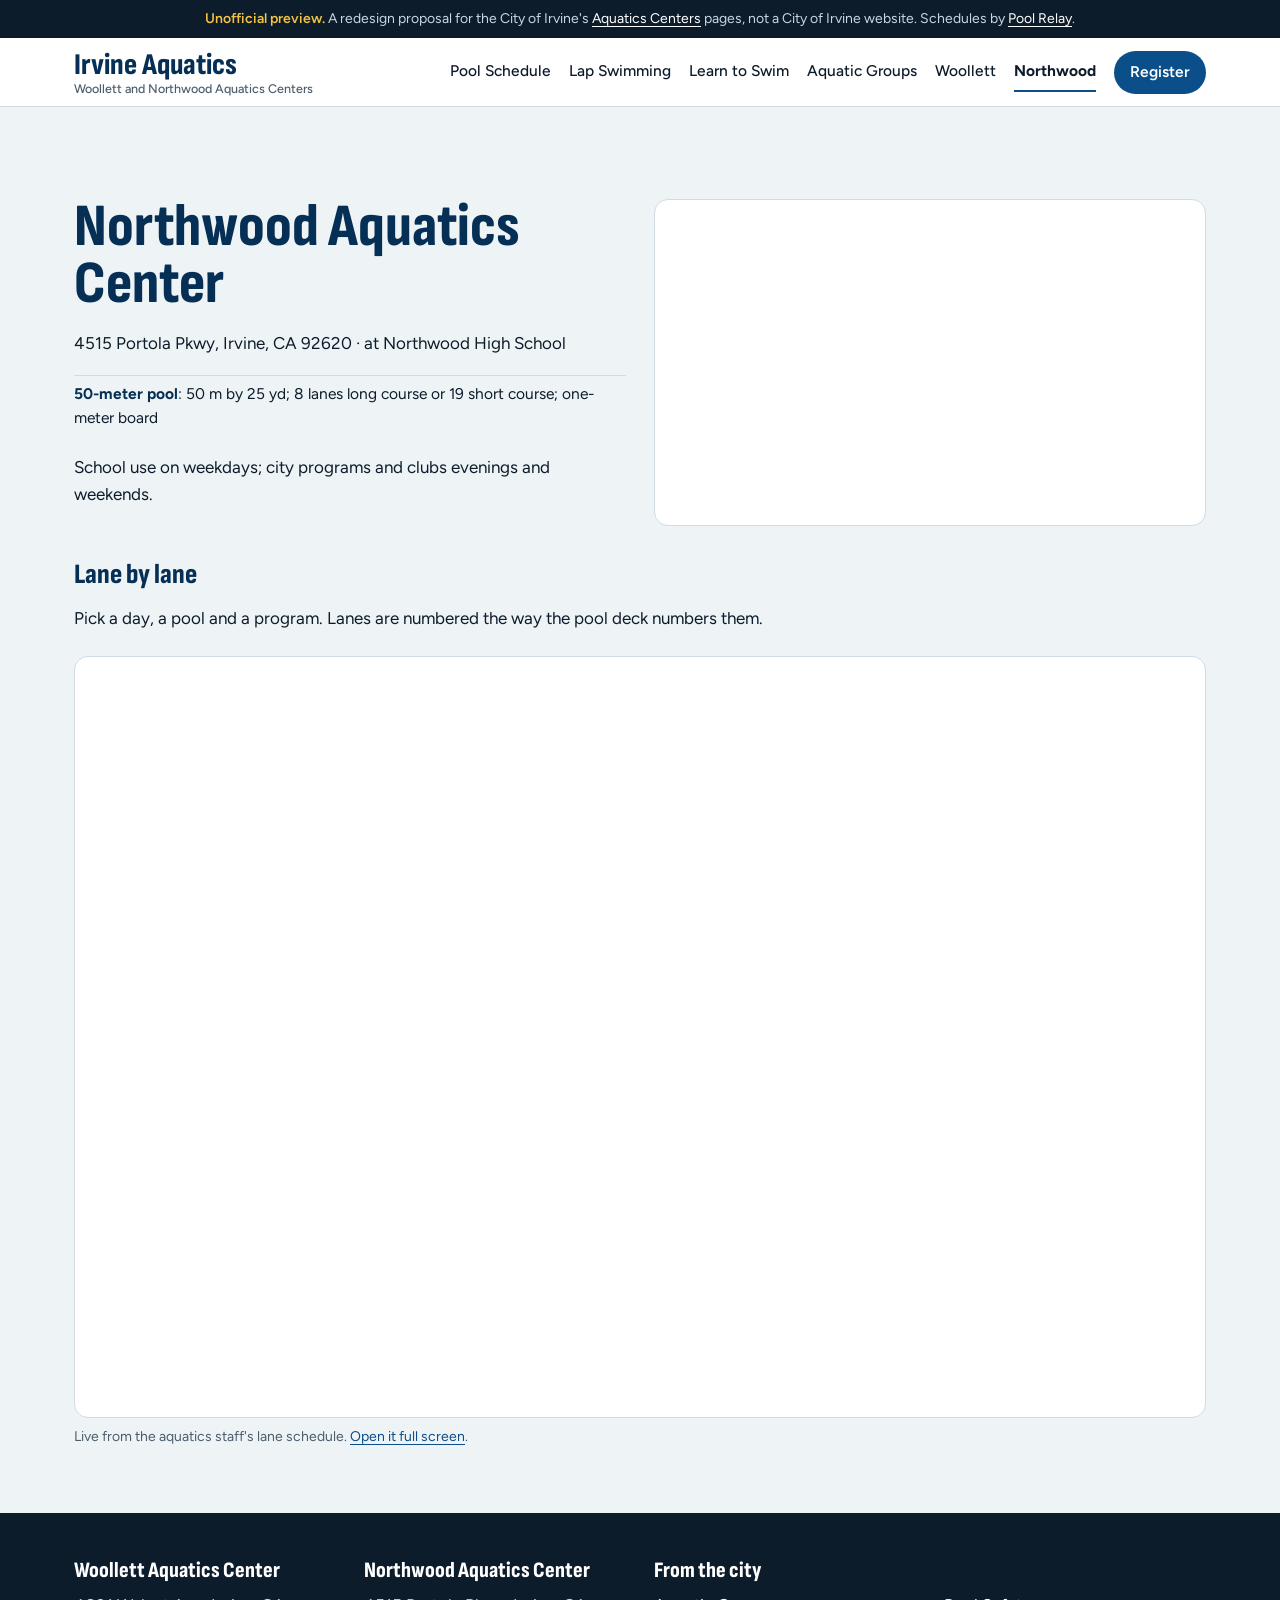
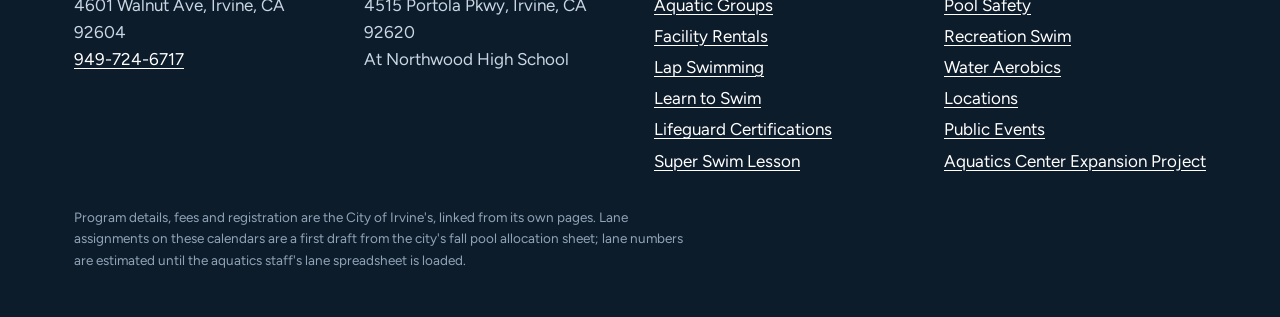
<file: northwood.html>
<!DOCTYPE html>
<!-- UNOFFICIAL PREVIEW. A redesign proposal, not a City of Irvine website. Generated by build.py. -->
<html lang="en">
<head>
<meta charset="utf-8">
<meta name="viewport" content="width=device-width, initial-scale=1">
<meta name="robots" content="noindex, nofollow">
<title>Northwood Aquatics Center — Irvine Aquatics</title>
<meta name="description" content="Northwood Aquatics Center, lane by lane.">
<link rel="preconnect" href="https://fonts.googleapis.com">
<link rel="preconnect" href="https://fonts.gstatic.com" crossorigin>
<link href="https://fonts.googleapis.com/css2?family=Figtree:wght@400;500;600;700&family=Sofia+Sans+Condensed:wght@700;800&display=swap" rel="stylesheet">
<link rel="stylesheet" href="style.css">
</head>
<body>
<div class="ribbon"><b>Unofficial preview.</b> A redesign proposal for the City of Irvine's
  <a href="https://cityofirvine.gov/aquatics-centers" target="_blank" rel="noopener">Aquatics Centers</a> pages, not a City of Irvine website.
  Schedules by <a href="https://www.poolrelay.com" target="_blank" rel="noopener">Pool Relay</a>.</div>
<header class="top">
  <div class="wrap">
    <a class="brand" href="index.html">Irvine Aquatics<small>Woollett and Northwood Aquatics Centers</small></a>
    <nav aria-label="Main">
      <a href="schedule.html">Pool Schedule</a>
      <a href="lap-swimming.html">Lap Swimming</a>
      <a href="learn-to-swim.html">Learn to Swim</a>
      <a href="aquatic-groups.html">Aquatic Groups</a>
      <a href="woollett.html">Woollett</a>
      <a href="northwood.html" aria-current="page">Northwood</a>
      <a class="register" href="https://secure.yourirvine.org" target="_blank" rel="noopener">Register</a>
    </nav>
  </div>
</header>
<main>

<section>
  <div class="wrap">
    <div class="facility">
      <div>
        <h2>Northwood Aquatics Center</h2>
        <p>4515 Portola Pkwy, Irvine, CA 92620 &middot; at Northwood High School</p>
        <ul class="pools"><li><b>50-meter pool</b>: 50 m by 25 yd; 8 lanes long course or 19 short course; one-meter board</li></ul>
        <p>School use on weekdays; city programs and clubs evenings and weekends.</p>
      </div>
      <div class="fac-card"><iframe src="https://maps.google.com/maps?q=Northwood+High+School,+4515+Portola+Pkwy,+Irvine,+CA&amp;output=embed" title="Map" loading="lazy" referrerpolicy="no-referrer-when-downgrade"></iframe></div>
    </div>
    <h3 style="margin-top:36px">Lane by lane</h3>
    <p>Pick a day, a pool and a program. Lanes are numbered the way the pool deck numbers them.</p>
    <div class="cal tall"><iframe width="100%" height="640" src="https://www.poolrelay.com/embed/vd7dAXpVNLWHepdkBfL5aP" title="Northwood Aquatics Center lane by lane" loading="lazy"></iframe></div>
    <p class="capt">Live from the aquatics staff's lane schedule. <a href="https://www.poolrelay.com/v/vd7dAXpVNLWHepdkBfL5aP" target="_blank" rel="noopener">Open it full screen</a>.</p>
  </div>
</section>

</main>
<footer>
  <div class="wrap">
    <div class="cols">
      <div>
        <h3>Woollett Aquatics Center</h3>
        4601 Walnut Ave, Irvine, CA 92604<br><a href="tel:949-724-6717">949-724-6717</a>
      </div>
      <div>
        <h3>Northwood Aquatics Center</h3>
        4515 Portola Pkwy, Irvine, CA 92620<br>At Northwood High School
      </div>
      <div>
        <h3>From the city</h3>
        <ul><li><a href="https://cityofirvine.gov/aquatics-centers/aquatic-groups" target="_blank" rel="noopener">Aquatic Groups</a></li><li><a href="https://cityofirvine.gov/aquatics-centers/facility-rentals" target="_blank" rel="noopener">Facility Rentals</a></li><li><a href="https://cityofirvine.gov/aquatics-centers/lap-swimming" target="_blank" rel="noopener">Lap Swimming</a></li><li><a href="https://cityofirvine.gov/aquatics-centers/learn-swim" target="_blank" rel="noopener">Learn to Swim</a></li><li><a href="https://cityofirvine.gov/aquatics-centers/lifeguard-certifications" target="_blank" rel="noopener">Lifeguard Certifications</a></li><li><a href="https://cityofirvine.gov/aquatics-centers/super-swim-lesson" target="_blank" rel="noopener">Super Swim Lesson</a></li></ul>
      </div>
      <div>
        <h3>&nbsp;</h3>
        <ul><li><a href="https://cityofirvine.gov/aquatics-centers/pool-safety" target="_blank" rel="noopener">Pool Safety</a></li><li><a href="https://cityofirvine.gov/aquatics-centers/recreation-swim" target="_blank" rel="noopener">Recreation Swim</a></li><li><a href="https://cityofirvine.gov/aquatics-centers/water-aerobics" target="_blank" rel="noopener">Water Aerobics</a></li><li><a href="https://cityofirvine.gov/aquatics-centers/locations" target="_blank" rel="noopener">Locations</a></li><li><a href="https://cityofirvine.gov/aquatics-centers/aquatics-public-events" target="_blank" rel="noopener">Public Events</a></li><li><a href="https://cityofirvine.gov/aquatics-centers/william-woollett-jr-aquatics-center-expansion" target="_blank" rel="noopener">Aquatics Center Expansion Project</a></li></ul>
      </div>
    </div>
    <p class="fine">Program details, fees and registration are the City of Irvine's, linked from its own pages.
      Lane assignments on these calendars are a first draft from the city's fall pool allocation sheet;
      lane numbers are estimated until the aquatics staff's lane spreadsheet is loaded.</p>
  </div>
</footer>

</body>
</html>
</file>
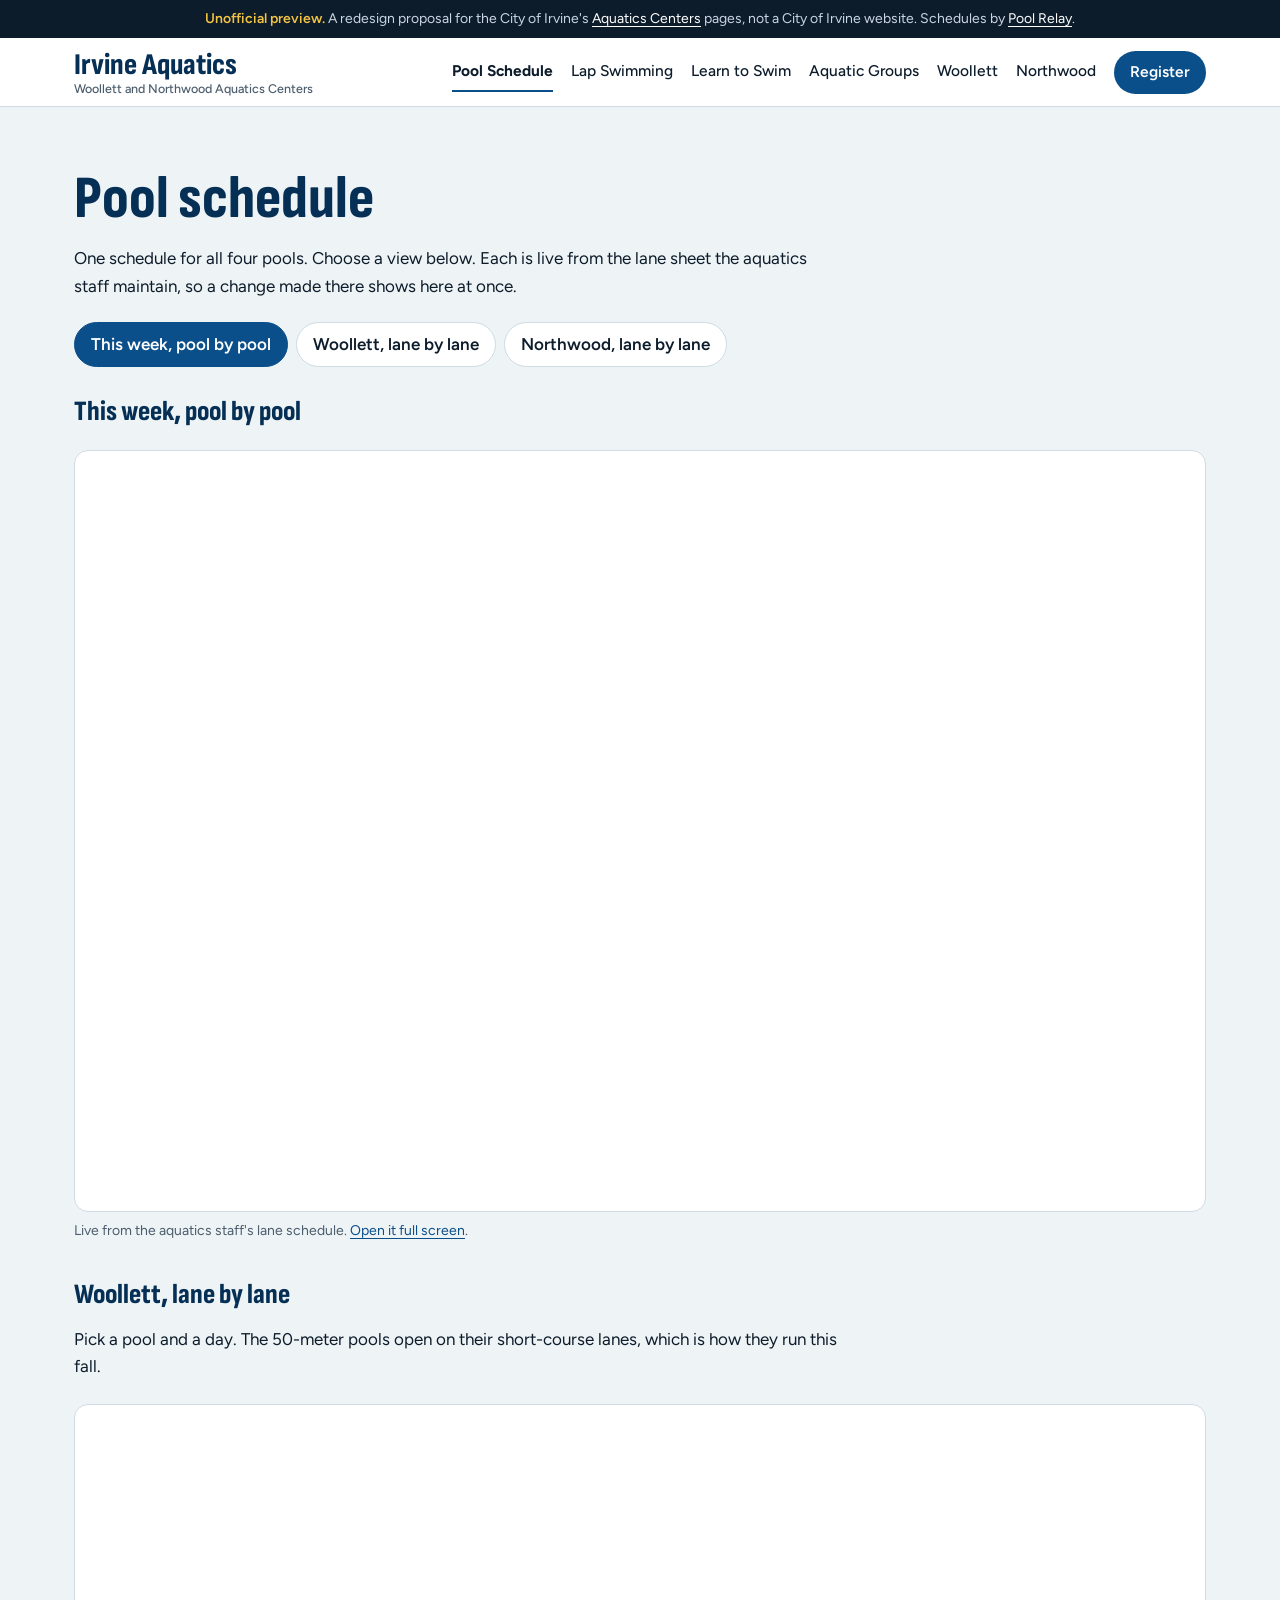
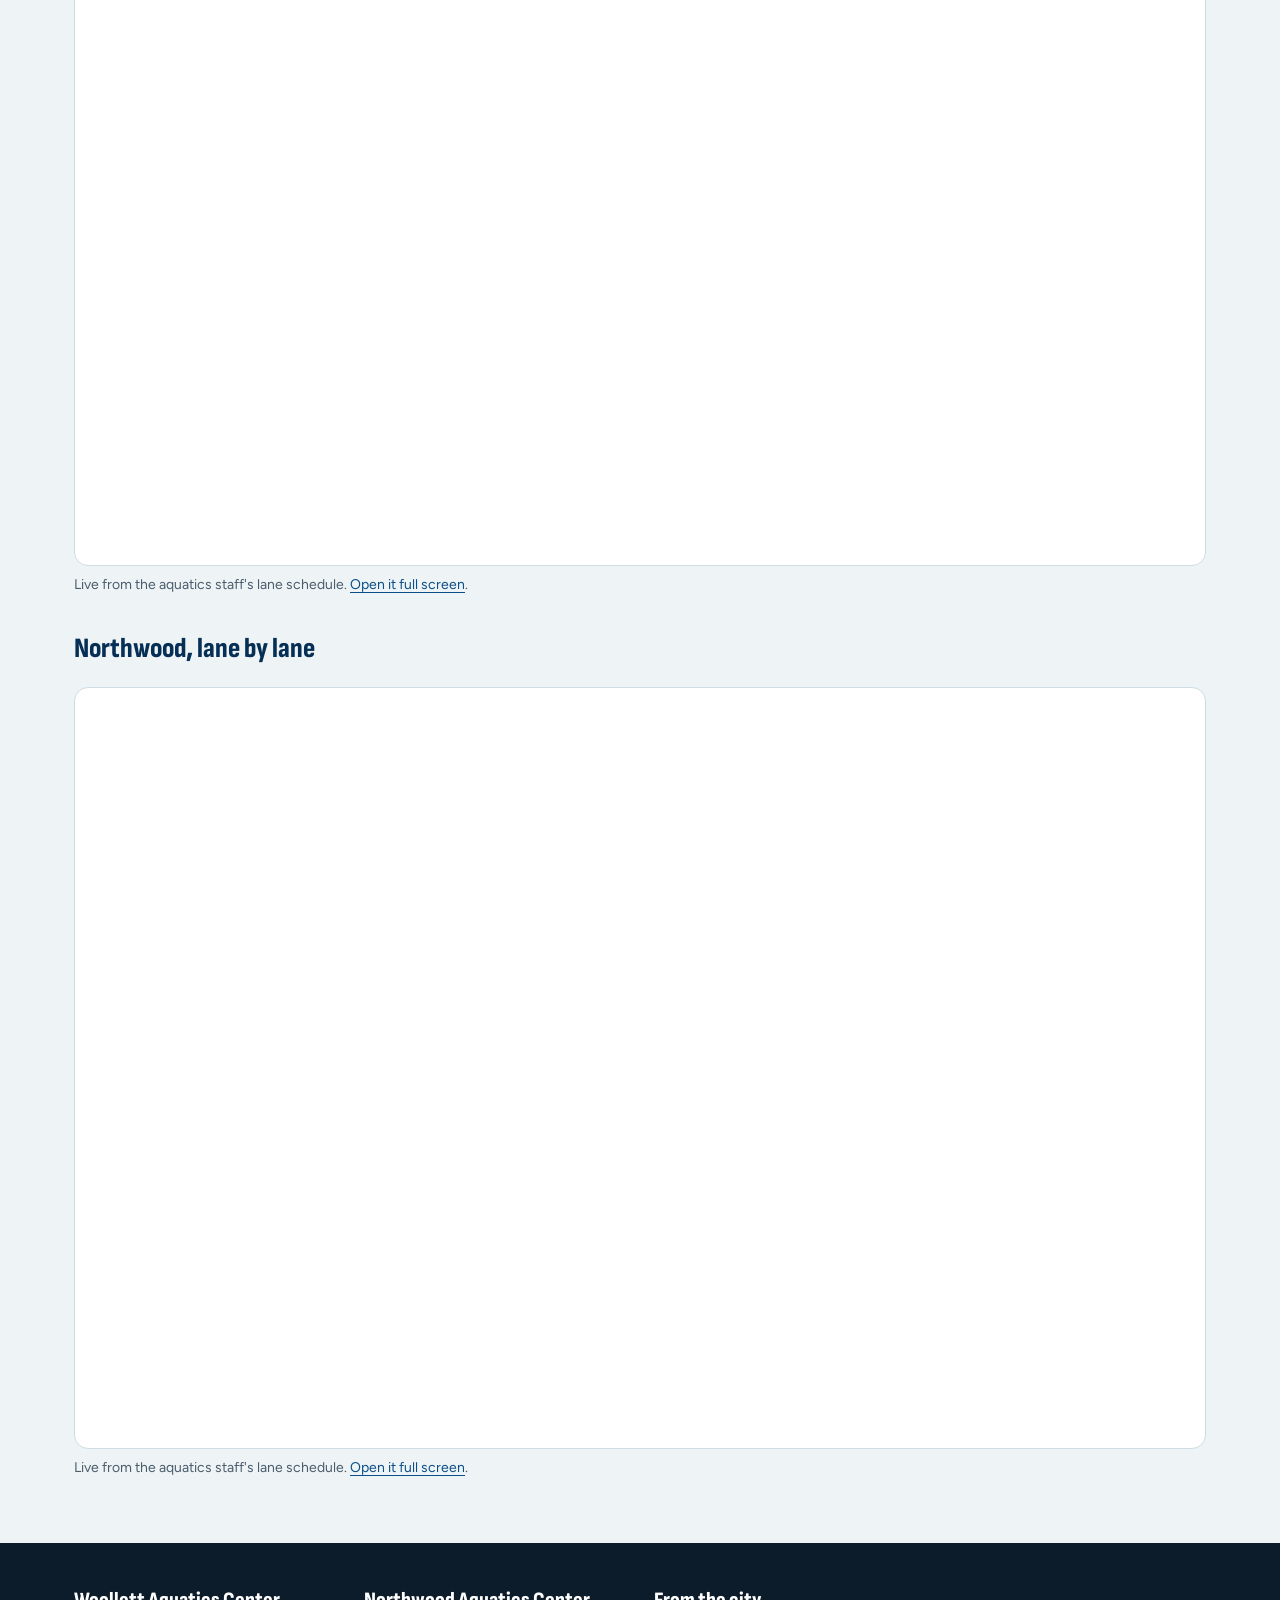
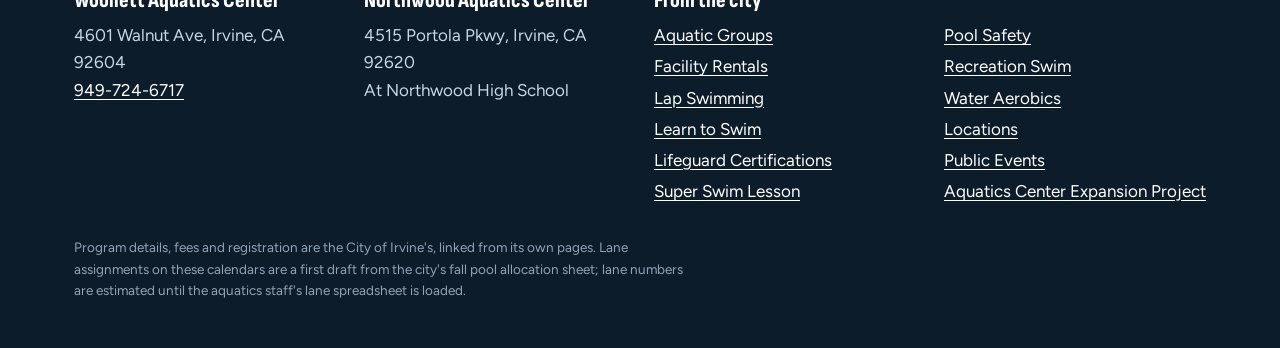
<file: schedule.html>
<!DOCTYPE html>
<!-- UNOFFICIAL PREVIEW. A redesign proposal, not a City of Irvine website. Generated by build.py. -->
<html lang="en">
<head>
<meta charset="utf-8">
<meta name="viewport" content="width=device-width, initial-scale=1">
<meta name="robots" content="noindex, nofollow">
<title>Pool schedule — Irvine Aquatics</title>
<meta name="description" content="Every Irvine pool, this week and lane by lane.">
<link rel="preconnect" href="https://fonts.googleapis.com">
<link rel="preconnect" href="https://fonts.gstatic.com" crossorigin>
<link href="https://fonts.googleapis.com/css2?family=Figtree:wght@400;500;600;700&family=Sofia+Sans+Condensed:wght@700;800&display=swap" rel="stylesheet">
<link rel="stylesheet" href="style.css">
</head>
<body>
<div class="ribbon"><b>Unofficial preview.</b> A redesign proposal for the City of Irvine's
  <a href="https://cityofirvine.gov/aquatics-centers" target="_blank" rel="noopener">Aquatics Centers</a> pages, not a City of Irvine website.
  Schedules by <a href="https://www.poolrelay.com" target="_blank" rel="noopener">Pool Relay</a>.</div>
<header class="top">
  <div class="wrap">
    <a class="brand" href="index.html">Irvine Aquatics<small>Woollett and Northwood Aquatics Centers</small></a>
    <nav aria-label="Main">
      <a href="schedule.html" aria-current="page">Pool Schedule</a>
      <a href="lap-swimming.html">Lap Swimming</a>
      <a href="learn-to-swim.html">Learn to Swim</a>
      <a href="aquatic-groups.html">Aquatic Groups</a>
      <a href="woollett.html">Woollett</a>
      <a href="northwood.html">Northwood</a>
      <a class="register" href="https://secure.yourirvine.org" target="_blank" rel="noopener">Register</a>
    </nav>
  </div>
</header>
<main>

<section>
  <div class="wrap">
    <h2>Pool schedule</h2>
    <p>One schedule for all four pools. Choose a view below. Each is live from the lane sheet the aquatics staff maintain,
      so a change made there shows here at once.</p>
    <nav class="tabs" aria-label="Views"><a href="#week" aria-current="true">This week, pool by pool</a><a href="#woollett">Woollett, lane by lane</a><a href="#northwood">Northwood, lane by lane</a></nav>
    <h3 id="week" style="margin-top:32px">This week, pool by pool</h3>
    <div class="cal tall"><iframe width="100%" height="640" src="https://www.poolrelay.com/embed/90t6CA2oEBfEPU9Dt2VnSk" title="This week, pool by pool" loading="lazy"></iframe></div>
    <p class="capt">Live from the aquatics staff's lane schedule. <a href="https://www.poolrelay.com/v/90t6CA2oEBfEPU9Dt2VnSk" target="_blank" rel="noopener">Open it full screen</a>.</p>
    <h3 id="woollett" style="margin-top:40px">Woollett, lane by lane</h3>
    <p>Pick a pool and a day. The 50-meter pools open on their short-course lanes, which is how they run this fall.</p>
    <div class="cal tall"><iframe width="100%" height="640" src="https://www.poolrelay.com/embed/wSkqv0uCOvBftrqpLKvMk9" title="Woollett lane by lane" loading="lazy"></iframe></div>
    <p class="capt">Live from the aquatics staff's lane schedule. <a href="https://www.poolrelay.com/v/wSkqv0uCOvBftrqpLKvMk9" target="_blank" rel="noopener">Open it full screen</a>.</p>
    <h3 id="northwood" style="margin-top:40px">Northwood, lane by lane</h3>
    <div class="cal tall"><iframe width="100%" height="640" src="https://www.poolrelay.com/embed/vd7dAXpVNLWHepdkBfL5aP" title="Northwood lane by lane" loading="lazy"></iframe></div>
    <p class="capt">Live from the aquatics staff's lane schedule. <a href="https://www.poolrelay.com/v/vd7dAXpVNLWHepdkBfL5aP" target="_blank" rel="noopener">Open it full screen</a>.</p>
  </div>
</section>

</main>
<footer>
  <div class="wrap">
    <div class="cols">
      <div>
        <h3>Woollett Aquatics Center</h3>
        4601 Walnut Ave, Irvine, CA 92604<br><a href="tel:949-724-6717">949-724-6717</a>
      </div>
      <div>
        <h3>Northwood Aquatics Center</h3>
        4515 Portola Pkwy, Irvine, CA 92620<br>At Northwood High School
      </div>
      <div>
        <h3>From the city</h3>
        <ul><li><a href="https://cityofirvine.gov/aquatics-centers/aquatic-groups" target="_blank" rel="noopener">Aquatic Groups</a></li><li><a href="https://cityofirvine.gov/aquatics-centers/facility-rentals" target="_blank" rel="noopener">Facility Rentals</a></li><li><a href="https://cityofirvine.gov/aquatics-centers/lap-swimming" target="_blank" rel="noopener">Lap Swimming</a></li><li><a href="https://cityofirvine.gov/aquatics-centers/learn-swim" target="_blank" rel="noopener">Learn to Swim</a></li><li><a href="https://cityofirvine.gov/aquatics-centers/lifeguard-certifications" target="_blank" rel="noopener">Lifeguard Certifications</a></li><li><a href="https://cityofirvine.gov/aquatics-centers/super-swim-lesson" target="_blank" rel="noopener">Super Swim Lesson</a></li></ul>
      </div>
      <div>
        <h3>&nbsp;</h3>
        <ul><li><a href="https://cityofirvine.gov/aquatics-centers/pool-safety" target="_blank" rel="noopener">Pool Safety</a></li><li><a href="https://cityofirvine.gov/aquatics-centers/recreation-swim" target="_blank" rel="noopener">Recreation Swim</a></li><li><a href="https://cityofirvine.gov/aquatics-centers/water-aerobics" target="_blank" rel="noopener">Water Aerobics</a></li><li><a href="https://cityofirvine.gov/aquatics-centers/locations" target="_blank" rel="noopener">Locations</a></li><li><a href="https://cityofirvine.gov/aquatics-centers/aquatics-public-events" target="_blank" rel="noopener">Public Events</a></li><li><a href="https://cityofirvine.gov/aquatics-centers/william-woollett-jr-aquatics-center-expansion" target="_blank" rel="noopener">Aquatics Center Expansion Project</a></li></ul>
      </div>
    </div>
    <p class="fine">Program details, fees and registration are the City of Irvine's, linked from its own pages.
      Lane assignments on these calendars are a first draft from the city's fall pool allocation sheet;
      lane numbers are estimated until the aquatics staff's lane spreadsheet is loaded.</p>
  </div>
</footer>

</body>
</html>
</file>
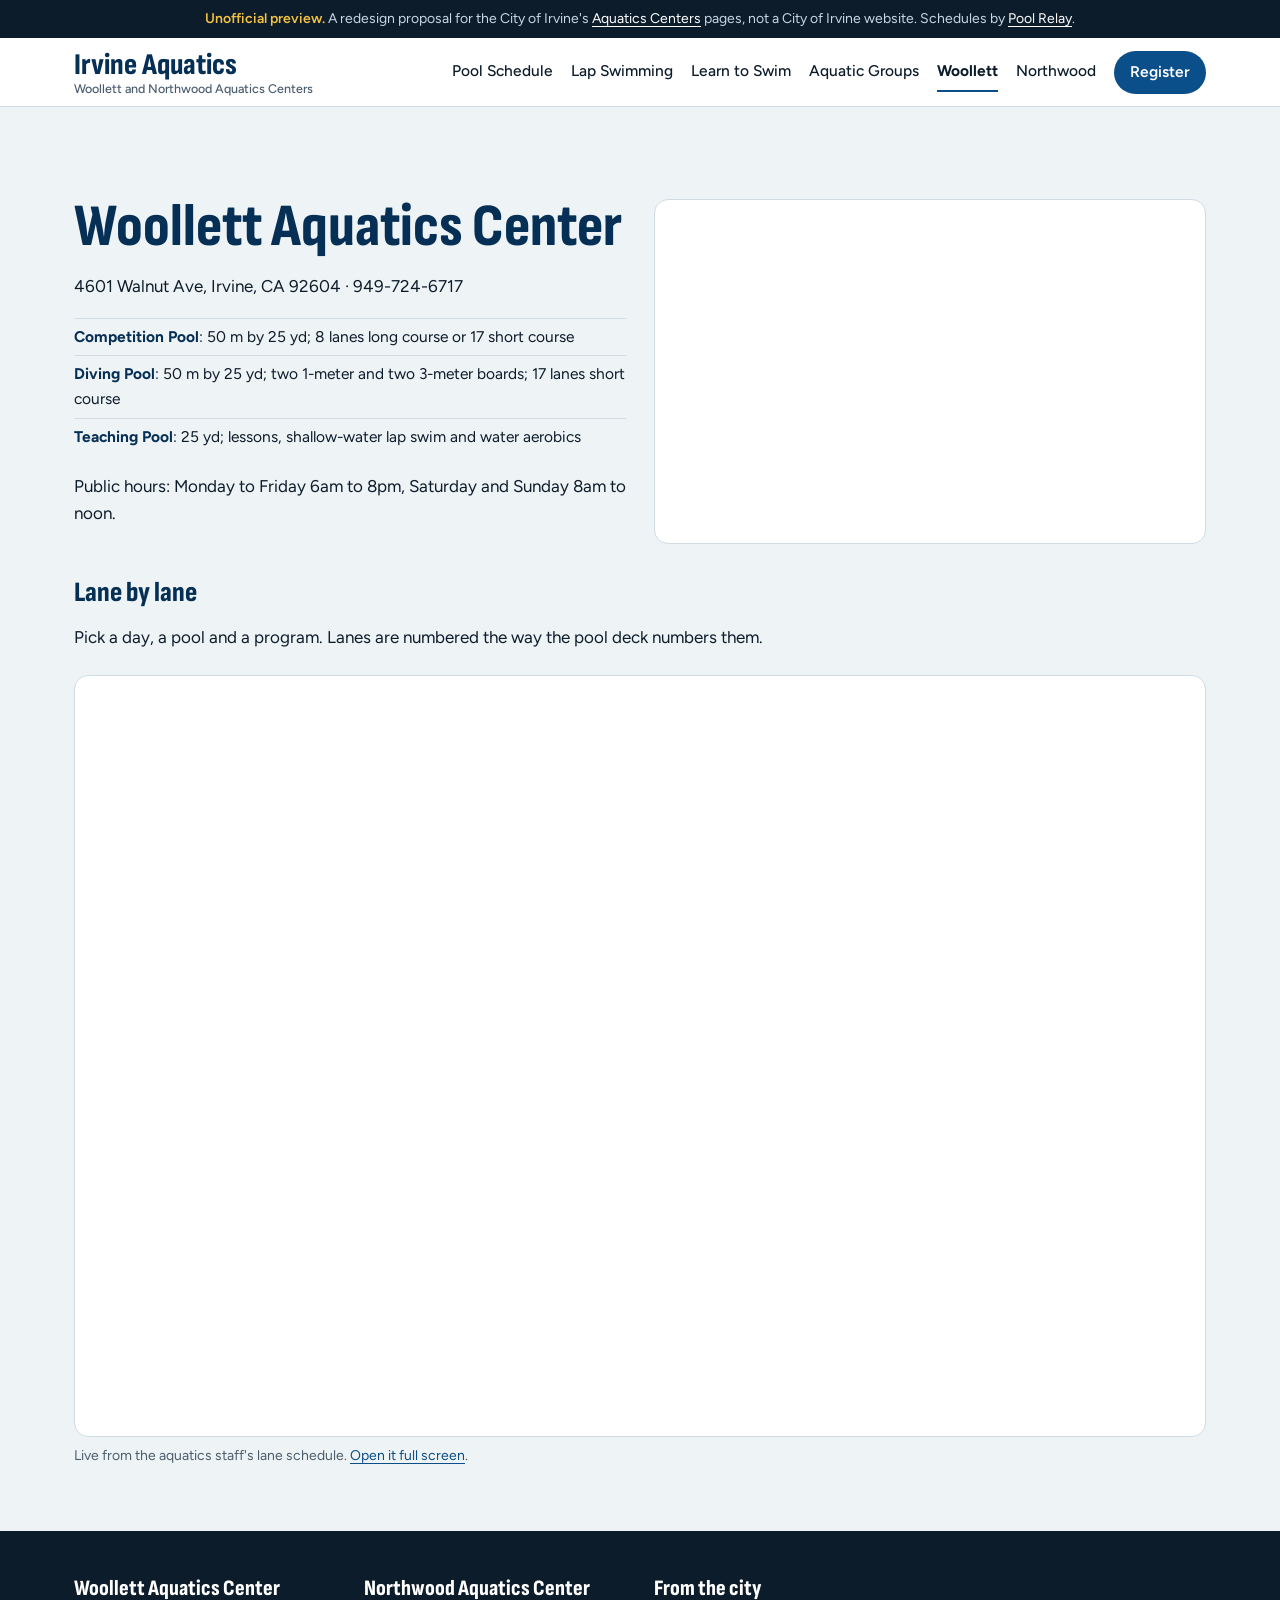
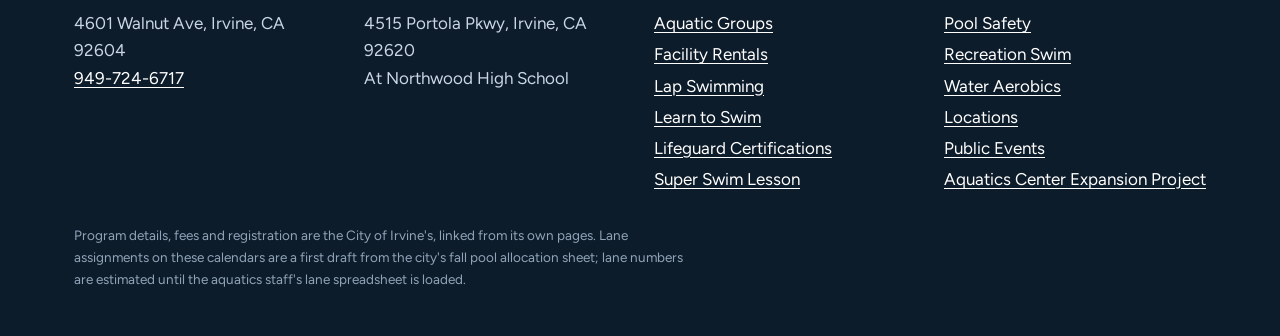
<file: woollett.html>
<!DOCTYPE html>
<!-- UNOFFICIAL PREVIEW. A redesign proposal, not a City of Irvine website. Generated by build.py. -->
<html lang="en">
<head>
<meta charset="utf-8">
<meta name="viewport" content="width=device-width, initial-scale=1">
<meta name="robots" content="noindex, nofollow">
<title>Woollett Aquatics Center — Irvine Aquatics</title>
<meta name="description" content="Woollett Aquatics Center, lane by lane.">
<link rel="preconnect" href="https://fonts.googleapis.com">
<link rel="preconnect" href="https://fonts.gstatic.com" crossorigin>
<link href="https://fonts.googleapis.com/css2?family=Figtree:wght@400;500;600;700&family=Sofia+Sans+Condensed:wght@700;800&display=swap" rel="stylesheet">
<link rel="stylesheet" href="style.css">
</head>
<body>
<div class="ribbon"><b>Unofficial preview.</b> A redesign proposal for the City of Irvine's
  <a href="https://cityofirvine.gov/aquatics-centers" target="_blank" rel="noopener">Aquatics Centers</a> pages, not a City of Irvine website.
  Schedules by <a href="https://www.poolrelay.com" target="_blank" rel="noopener">Pool Relay</a>.</div>
<header class="top">
  <div class="wrap">
    <a class="brand" href="index.html">Irvine Aquatics<small>Woollett and Northwood Aquatics Centers</small></a>
    <nav aria-label="Main">
      <a href="schedule.html">Pool Schedule</a>
      <a href="lap-swimming.html">Lap Swimming</a>
      <a href="learn-to-swim.html">Learn to Swim</a>
      <a href="aquatic-groups.html">Aquatic Groups</a>
      <a href="woollett.html" aria-current="page">Woollett</a>
      <a href="northwood.html">Northwood</a>
      <a class="register" href="https://secure.yourirvine.org" target="_blank" rel="noopener">Register</a>
    </nav>
  </div>
</header>
<main>

<section>
  <div class="wrap">
    <div class="facility">
      <div>
        <h2>Woollett Aquatics Center</h2>
        <p>4601 Walnut Ave, Irvine, CA 92604 &middot; 949-724-6717</p>
        <ul class="pools"><li><b>Competition Pool</b>: 50 m by 25 yd; 8 lanes long course or 17 short course</li><li><b>Diving Pool</b>: 50 m by 25 yd; two 1-meter and two 3-meter boards; 17 lanes short course</li><li><b>Teaching Pool</b>: 25 yd; lessons, shallow-water lap swim and water aerobics</li></ul>
        <p>Public hours: Monday to Friday 6am to 8pm, Saturday and Sunday 8am to noon.</p>
      </div>
      <div class="fac-card"><iframe src="https://maps.google.com/maps?q=William+Woollett+Jr+Aquatics+Center,+4601+Walnut+Ave,+Irvine,+CA&amp;output=embed" title="Map" loading="lazy" referrerpolicy="no-referrer-when-downgrade"></iframe></div>
    </div>
    <h3 style="margin-top:36px">Lane by lane</h3>
    <p>Pick a day, a pool and a program. Lanes are numbered the way the pool deck numbers them.</p>
    <div class="cal tall"><iframe width="100%" height="640" src="https://www.poolrelay.com/embed/wSkqv0uCOvBftrqpLKvMk9" title="Woollett Aquatics Center lane by lane" loading="lazy"></iframe></div>
    <p class="capt">Live from the aquatics staff's lane schedule. <a href="https://www.poolrelay.com/v/wSkqv0uCOvBftrqpLKvMk9" target="_blank" rel="noopener">Open it full screen</a>.</p>
  </div>
</section>

</main>
<footer>
  <div class="wrap">
    <div class="cols">
      <div>
        <h3>Woollett Aquatics Center</h3>
        4601 Walnut Ave, Irvine, CA 92604<br><a href="tel:949-724-6717">949-724-6717</a>
      </div>
      <div>
        <h3>Northwood Aquatics Center</h3>
        4515 Portola Pkwy, Irvine, CA 92620<br>At Northwood High School
      </div>
      <div>
        <h3>From the city</h3>
        <ul><li><a href="https://cityofirvine.gov/aquatics-centers/aquatic-groups" target="_blank" rel="noopener">Aquatic Groups</a></li><li><a href="https://cityofirvine.gov/aquatics-centers/facility-rentals" target="_blank" rel="noopener">Facility Rentals</a></li><li><a href="https://cityofirvine.gov/aquatics-centers/lap-swimming" target="_blank" rel="noopener">Lap Swimming</a></li><li><a href="https://cityofirvine.gov/aquatics-centers/learn-swim" target="_blank" rel="noopener">Learn to Swim</a></li><li><a href="https://cityofirvine.gov/aquatics-centers/lifeguard-certifications" target="_blank" rel="noopener">Lifeguard Certifications</a></li><li><a href="https://cityofirvine.gov/aquatics-centers/super-swim-lesson" target="_blank" rel="noopener">Super Swim Lesson</a></li></ul>
      </div>
      <div>
        <h3>&nbsp;</h3>
        <ul><li><a href="https://cityofirvine.gov/aquatics-centers/pool-safety" target="_blank" rel="noopener">Pool Safety</a></li><li><a href="https://cityofirvine.gov/aquatics-centers/recreation-swim" target="_blank" rel="noopener">Recreation Swim</a></li><li><a href="https://cityofirvine.gov/aquatics-centers/water-aerobics" target="_blank" rel="noopener">Water Aerobics</a></li><li><a href="https://cityofirvine.gov/aquatics-centers/locations" target="_blank" rel="noopener">Locations</a></li><li><a href="https://cityofirvine.gov/aquatics-centers/aquatics-public-events" target="_blank" rel="noopener">Public Events</a></li><li><a href="https://cityofirvine.gov/aquatics-centers/william-woollett-jr-aquatics-center-expansion" target="_blank" rel="noopener">Aquatics Center Expansion Project</a></li></ul>
      </div>
    </div>
    <p class="fine">Program details, fees and registration are the City of Irvine's, linked from its own pages.
      Lane assignments on these calendars are a first draft from the city's fall pool allocation sheet;
      lane numbers are estimated until the aquatics staff's lane spreadsheet is loaded.</p>
  </div>
</footer>

</body>
</html>
</file>
<file: style.css>
/* City of Irvine Aquatics — a redesign proposal.
   Woollett blue and lane-rope red on a cool concrete deck. The one flourish is the hero:
   the pool seen from above, lane ropes and all, with the live board floating on the water. */

:root{
  --water:   #0b4f8a;   /* Woollett blue */
  --deep:    #062f55;
  --tile:    #74cfe3;   /* pool tile seen through water */
  --rope:    #d6362a;   /* lane-rope red */
  --deck:    #eef3f5;   /* poured concrete */
  --ink:     #0d1c2b;
  --muted:   #4b5d6d;
  --rule:    #cfdce4;
  --now:     #f3c343;   /* the one warm accent: what is happening right now */
  --display: "Sofia Sans Condensed", "Arial Narrow", sans-serif;
  --text:    "Figtree", system-ui, sans-serif;
  --wrap:    1180px;
}
*,*::before,*::after{ box-sizing:border-box }
html{ -webkit-text-size-adjust:100% }
body{ margin:0; background:var(--deck); color:var(--ink); font:400 17px/1.6 var(--text) }
a{ color:var(--water); text-underline-offset:3px }
a:focus-visible, button:focus-visible{ outline:3px solid var(--now); outline-offset:3px; border-radius:2px }
.wrap{ max-width:var(--wrap); margin:0 auto; padding:0 24px }
h1,h2,h3{ font-family:var(--display); font-weight:800; line-height:.95; margin:0 }
h2{ font-size:clamp(38px,5.5vw,60px); color:var(--deep) }
h3{ font-size:28px; color:var(--deep) }
p{ max-width:70ch }

.ribbon{ background:var(--ink); color:#c9d6e3; font-size:14px; padding:8px 24px; text-align:center }
.ribbon b{ color:var(--now); font-weight:600 }
.ribbon a{ color:#fff }

/* Navigation */
.top{ background:#fff; border-bottom:1px solid var(--rule); position:sticky; top:0; z-index:20 }
.top .wrap{ display:flex; align-items:center; gap:24px; min-height:68px; flex-wrap:wrap }
.brand{ font-family:var(--display); font-weight:800; font-size:30px; line-height:1; color:var(--deep); text-decoration:none }
.brand small{ display:block; font-family:var(--text); font-weight:500; font-size:12.5px; color:var(--muted); margin-top:3px }
.top nav{ display:flex; gap:4px 18px; flex-wrap:wrap; margin-left:auto; align-items:center }
.top nav a{ color:var(--ink); text-decoration:none; font-weight:500; font-size:15.5px; padding:6px 0; border-bottom:2px solid transparent }
.top nav a:hover{ border-bottom-color:var(--rope) }
.top nav a[aria-current="page"]{ border-bottom-color:var(--water); font-weight:700 }
.top nav a.register{ background:var(--water); color:#fff; padding:9px 16px; border-radius:999px; border:0; font-weight:600 }
.top nav a.register:hover{ background:var(--deep) }

/* Hero: the pool from above. Tile blue, a darker lane line on the floor of each lane,
   and red-and-white lane ropes between them. */
.hero{ --lane:12.5%; position:relative; color:#fff; overflow:hidden;
  background: linear-gradient(160deg, #2a8fc2 0%, #1c6fa6 45%, var(--water) 100%) }
.hero::before{ /* lane ropes: thin striped verticals between lanes */
  content:""; position:absolute; inset:0; pointer-events:none;
  background:
    repeating-linear-gradient(180deg, var(--rope) 0 10px, #fff 10px 18px);
  -webkit-mask: repeating-linear-gradient(90deg, transparent 0 calc(var(--lane) - 4px), #000 calc(var(--lane) - 4px) var(--lane));
          mask: repeating-linear-gradient(90deg, transparent 0 calc(var(--lane) - 4px), #000 calc(var(--lane) - 4px) var(--lane));
  opacity:.9 }
.hero::after{ /* the black T on the floor of each lane, softened by the water */
  content:""; position:absolute; inset:0; pointer-events:none;
  background: repeating-linear-gradient(90deg, transparent 0 calc(var(--lane) / 2 - 5px), rgba(6,47,85,.55) calc(var(--lane) / 2 - 5px) calc(var(--lane) / 2 + 5px), transparent calc(var(--lane) / 2 + 5px) var(--lane));
  filter: blur(1.5px) }
.hero .wrap{ position:relative; z-index:2; display:grid; grid-template-columns:1.1fr .9fr; gap:40px; padding:72px 24px 64px; align-items:end }
.hero h1{ font-size:clamp(56px,9vw,112px); letter-spacing:-.01em; text-shadow:0 2px 18px rgba(6,47,85,.55) }
.hero .lede{ font-size:20px; max-width:34ch; margin:14px 0 0; text-shadow:0 1px 10px rgba(6,47,85,.7) }
.hero .lede b{ color:var(--now) }

/* The live board, floating on the water. */
.now{ background:#fff; color:var(--ink); border-radius:14px; padding:20px 22px 16px; box-shadow:0 18px 48px rgba(6,47,85,.45) }
.now h2{ font-size:30px; color:var(--deep); display:flex; align-items:center; gap:10px }
.now h2::before{ content:""; width:11px; height:11px; border-radius:50%; background:var(--rope); box-shadow:0 0 0 4px rgba(214,54,42,.2) }
@media (prefers-reduced-motion:no-preference){ .now h2::before{ animation:pulse 2s ease-in-out infinite } @keyframes pulse{ 50%{ box-shadow:0 0 0 8px rgba(214,54,42,0) } } }
.now .when{ color:var(--muted); font-size:14px; margin:4px 0 10px }
.now ul{ list-style:none; margin:0; padding:0 }
.now li{ display:grid; grid-template-columns:60px 1fr; gap:10px; padding:8px 0; border-top:1px solid var(--rule) }
.now li.live .t{ color:var(--rope); font-weight:700 }
.now .t{ font-weight:600; font-size:15px }
.now .what{ font-weight:600 }
.now .fac{ display:inline-block; margin-left:8px; font-size:12px; font-weight:600; color:var(--water); background:#e3f1f8; border-radius:999px; padding:1px 8px; vertical-align:2px }
.now .sub{ display:block; font-weight:400; color:var(--muted); font-size:14px }
.now .later-h{ display:block; border:0; padding:10px 0 0 }
.now .later{ font-size:12.5px; font-weight:700; color:var(--muted); letter-spacing:.02em }
.now .more{ display:inline-block; margin-top:10px; font-weight:600; font-size:15px }

/* Sections */
section{ padding:64px 0 }
section.alt{ background:#fff; border-top:1px solid var(--rule); border-bottom:1px solid var(--rule) }
.intro{ display:grid; grid-template-columns:1.2fr .8fr; gap:48px; align-items:start }
.intro p{ font-size:18px }
.facts{ display:grid; grid-template-columns:1fr 1fr; gap:14px; margin:0 }
.facts div{ background:#fff; border:1px solid var(--rule); border-radius:12px; padding:14px 16px }
.facts dt{ font-family:var(--display); font-weight:800; font-size:34px; color:var(--water); line-height:1 }
.facts dd{ margin:4px 0 0; color:var(--muted); font-size:14.5px }

/* Programs: a schedule you can read, not a link to go find one. */
.programs{ display:grid; grid-template-columns:repeat(3,1fr); gap:16px; margin-top:28px }
.program{ background:#fff; border:1px solid var(--rule); border-radius:14px; padding:20px 20px 18px; display:flex; flex-direction:column }
.program h3{ font-size:26px }
.program .times{ margin:10px 0 12px; font-size:15.5px }
.program .times b{ color:var(--deep) }
.program .go{ margin-top:auto; font-weight:600 }
.program.lanes{ border-left:6px solid var(--rope) }

.cal{ margin-top:24px; border:1px solid var(--rule); border-radius:14px; overflow:hidden; background:#fff }
.cal iframe{ display:block; border:0; width:100%; height:640px }
.cal.tall iframe{ height:760px }
.capt{ color:var(--muted); font-size:14px; margin:8px 0 0 }

.tabs{ display:flex; flex-wrap:wrap; gap:8px; margin-top:22px }
.tabs a{ padding:8px 16px; border-radius:999px; border:1px solid var(--rule); background:#fff; text-decoration:none; font-weight:600; color:var(--ink) }
.tabs a[aria-current="true"]{ background:var(--water); border-color:var(--water); color:#fff }

.facility{ display:grid; grid-template-columns:1fr 1fr; gap:28px; margin-top:28px }
.fac-card{ background:#fff; border:1px solid var(--rule); border-radius:14px; overflow:hidden }
.fac-card .body{ padding:20px }
.fac-card iframe{ display:block; width:100%; height:240px; border:0 }
.pools{ list-style:none; margin:10px 0 0; padding:0 }
.pools li{ padding:6px 0; border-top:1px solid var(--rule); font-size:15.5px }
.pools b{ color:var(--deep) }

.notice{ background:var(--deep); color:#fff; border-radius:14px; padding:24px 26px; display:grid; grid-template-columns:auto 1fr; gap:18px; align-items:center }
.notice h3{ color:#fff }
.notice .badge{ font-family:var(--display); font-weight:800; font-size:20px; background:var(--now); color:var(--ink); border-radius:10px; padding:10px 12px; text-align:center; line-height:1 }
.notice a{ color:#fff }

table.plain{ border-collapse:collapse; width:100%; margin-top:18px; background:#fff; border:1px solid var(--rule); border-radius:12px; overflow:hidden }
table.plain th, table.plain td{ text-align:left; padding:10px 14px; border-top:1px solid var(--rule); vertical-align:top; font-size:15.5px }
table.plain th{ background:#f5f9fb; font-weight:700; color:var(--deep) }
.levels{ columns:2; column-gap:32px; padding-left:18px }
.levels li{ break-inside:avoid; margin-bottom:6px }

.groups{ display:grid; grid-template-columns:repeat(2,1fr); gap:16px; margin-top:24px }
.group{ background:#fff; border:1px solid var(--rule); border-radius:14px; padding:18px 20px; border-top:6px solid var(--c, var(--water)) }
.group .where{ color:var(--muted); font-size:14.5px; margin:6px 0 0 }

footer{ background:var(--ink); color:#c9d6e3; padding:48px 0 32px; margin-top:0 }
footer .cols{ display:grid; grid-template-columns:repeat(4,1fr); gap:28px }
footer h3{ color:#fff; font-size:22px; margin-bottom:10px }
footer a{ color:#fff }
footer ul{ list-style:none; margin:0; padding:0 }
footer li{ margin:4px 0 }
footer .fine{ margin-top:28px; font-size:13.5px; color:#90a4b8 }

@media (max-width:900px){
  .hero .wrap, .intro, .facility{ grid-template-columns:1fr }
  .programs{ grid-template-columns:1fr 1fr }
  footer .cols{ grid-template-columns:1fr 1fr }
}
@media (max-width:600px){
  .programs, .groups, .facts{ grid-template-columns:1fr }
  .levels{ columns:1 }
  .hero{ --lane:33.333% }
  .hero .wrap{ padding:48px 16px 40px }
  .wrap{ padding:0 16px }
  .cal iframe{ height:560px }
}
</file>
